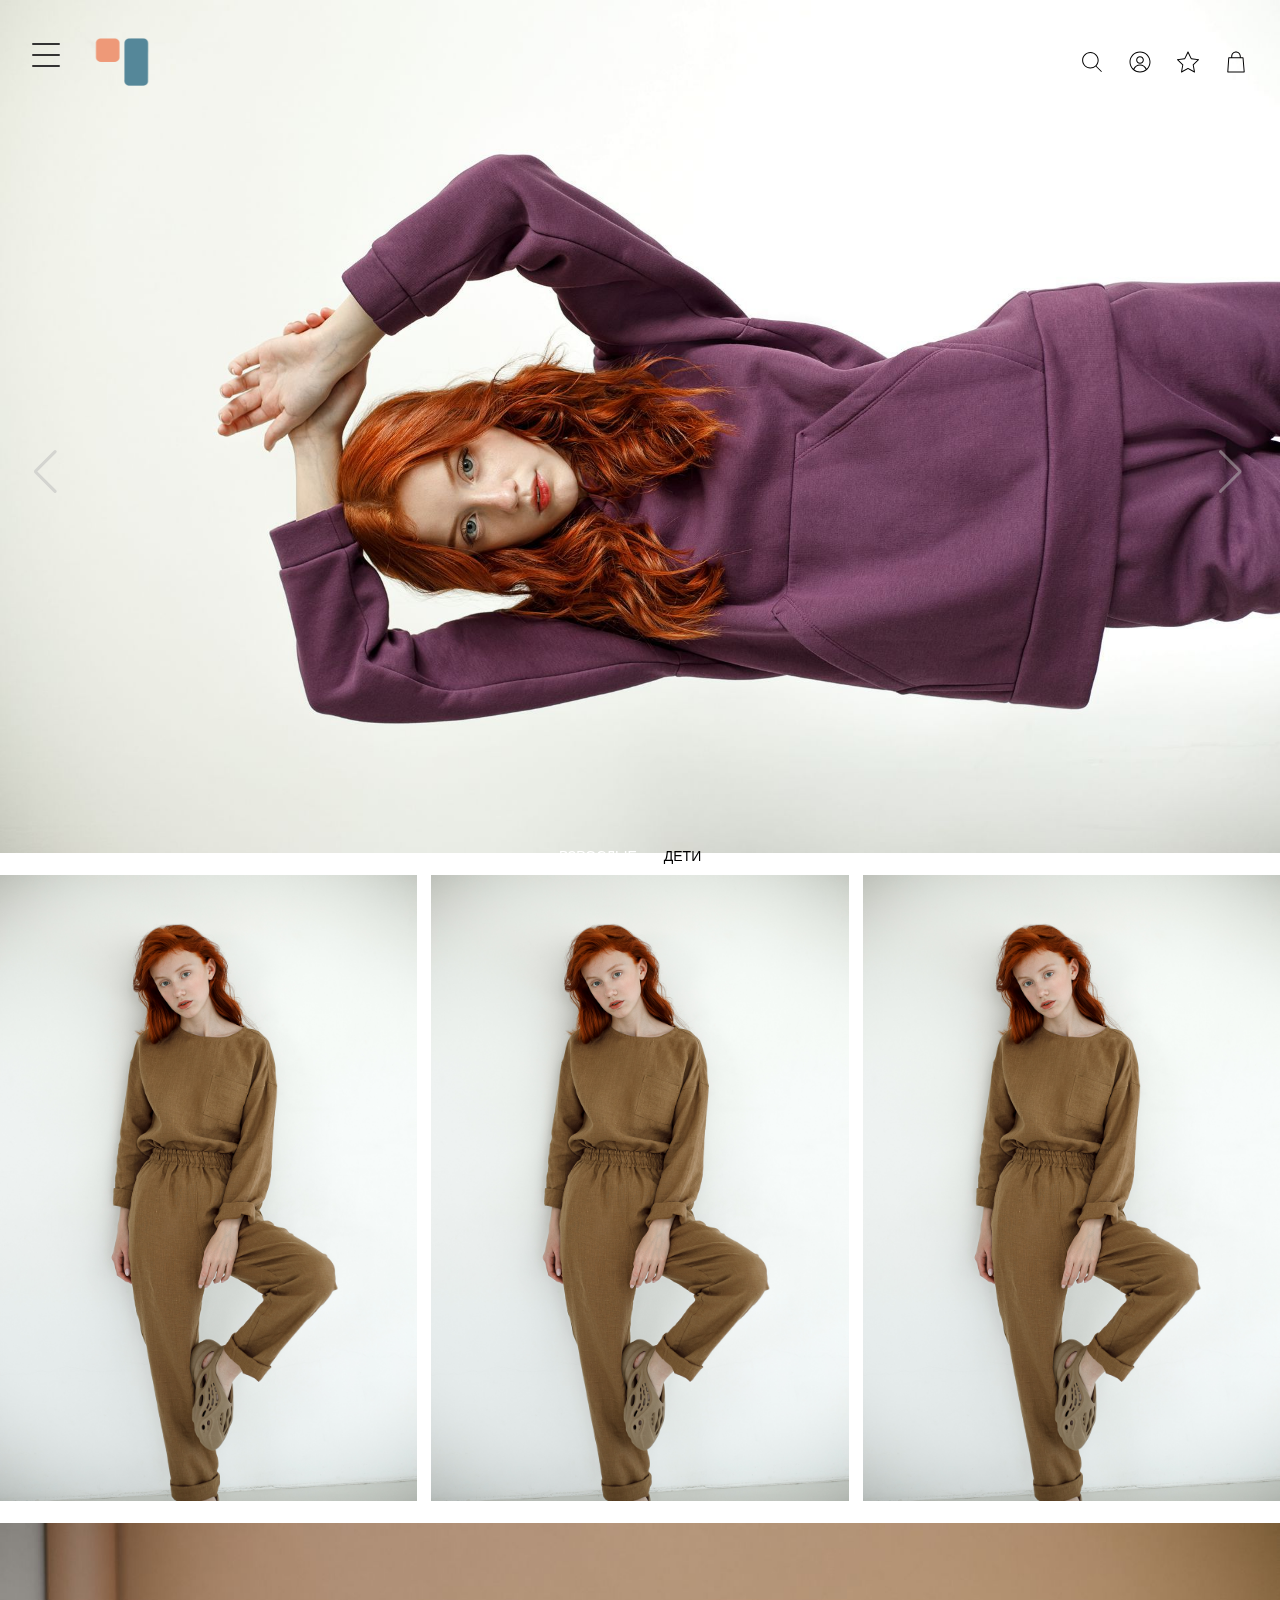
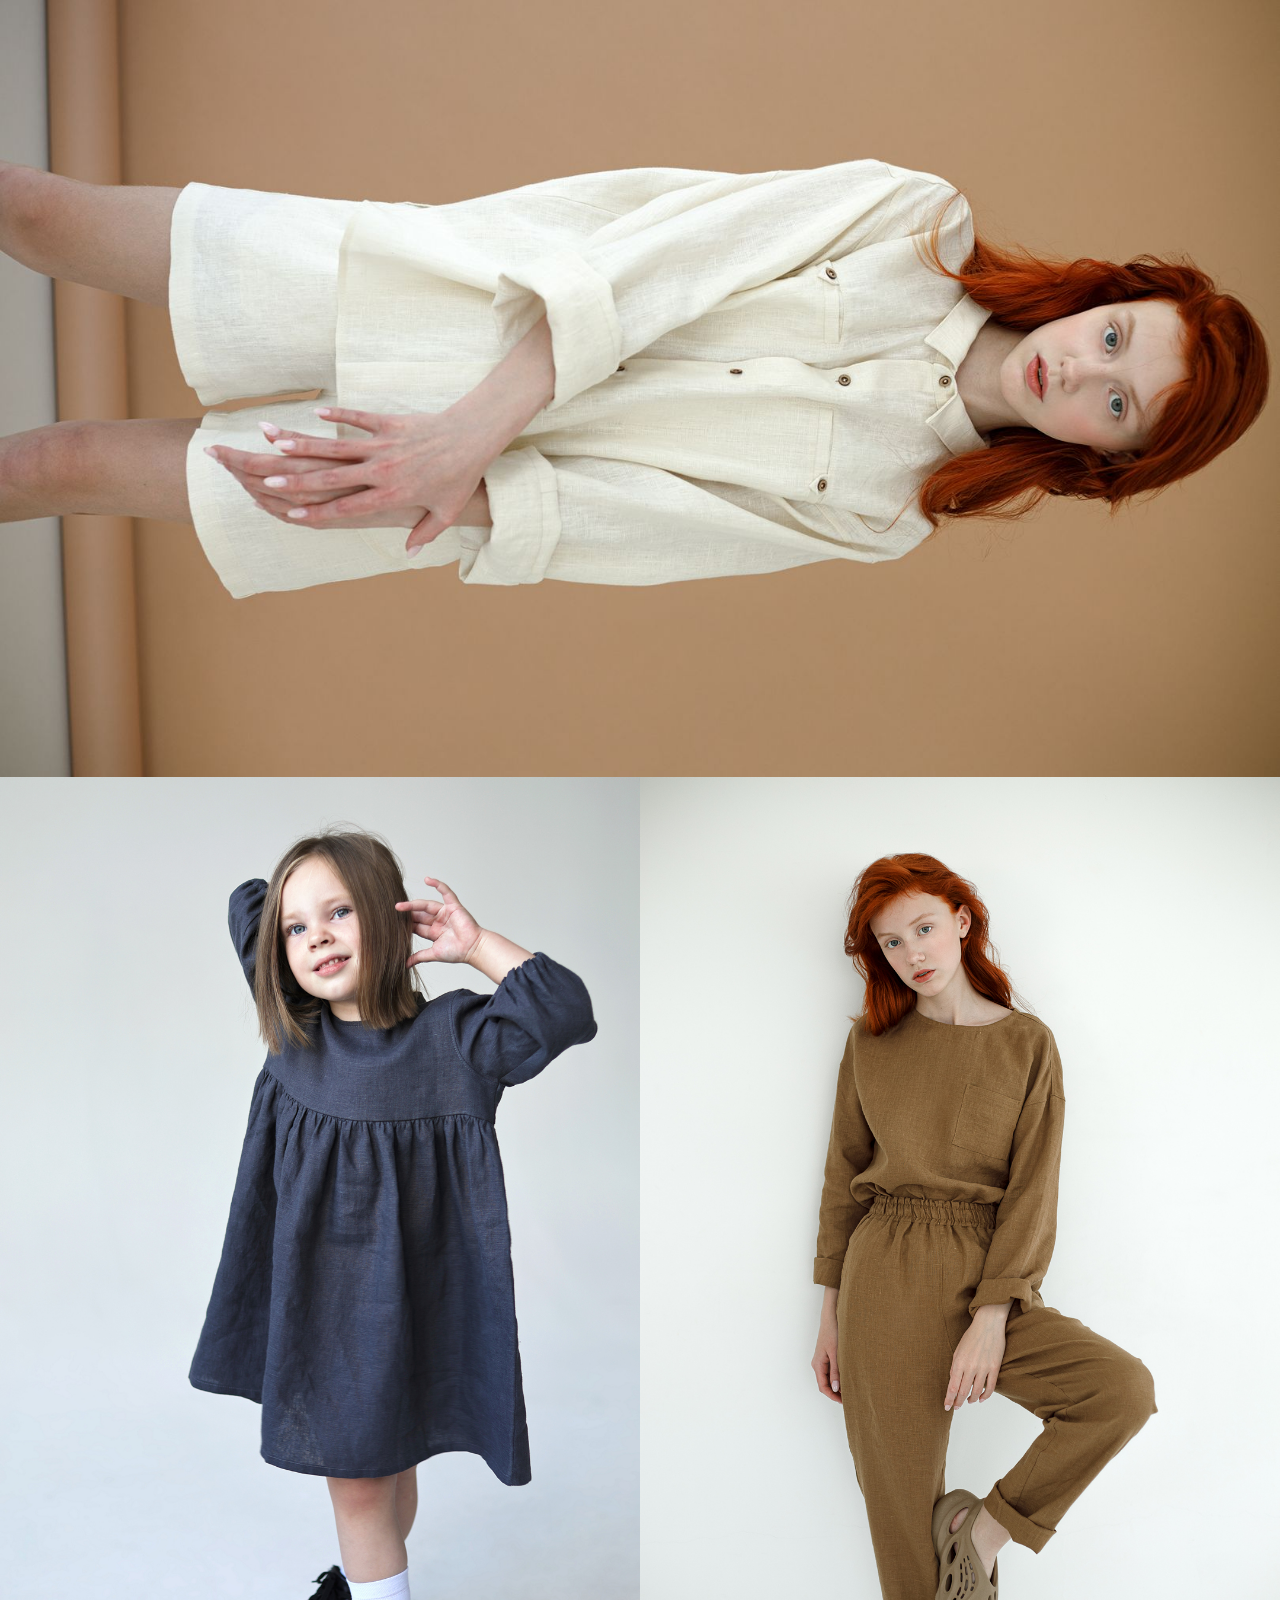
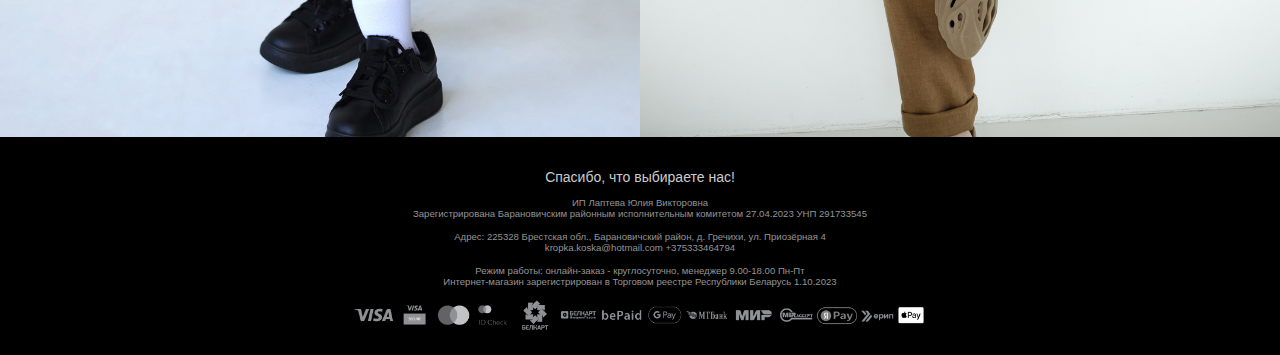
<file: index.html>
<!DOCTYPE html>
<html lang="en">

<head>
    <meta charset="UTF-8">
    <meta name="viewport" content="width=device-width, initial-scale=1.0">
    <link rel="preconnect" href="https://fonts.googleapis.com">
    <link rel="preconnect" href="https://fonts.gstatic.com" crossorigin>
    <link href="https://fonts.googleapis.com/css2?family=Poppins&display=swap" rel="stylesheet">
    <link rel="shortcut icon" href="./assets/images/logo.png" type="image/x-icon">
    <link rel="stylesheet" href="https://cdn.jsdelivr.net/npm/swiper@11/swiper-bundle.min.css" />
    <link rel="stylesheet" href="style.css">
    <title>KropkaKoska | Для больших и маленьких</title>
</head>

<body>
    <header>
        <div class="toollbar">
            <div class="left-part">
                <div class="burger-menu">
                    <input type="checkbox" id="burger-checkbox" class="burger-checkbox">
                    <label for="burger-checkbox" class="burger"></label>
                    <ul class="menu-list">
                        <li><a href="./index.html" class="menu-item">Главная</a></li>
                        <li><a href="./catalog.html" class="menu-item">Каталог</a></li>
                        <li><a href="./offer.html" class="menu-item">Публичная оферта</a></li>
                        <li><a href="./questions.html" class="menu-item">Ответы на вопросы</a></li>
                    </ul>
                </div>
                <div class="logo"><img src="./assets/images/logo-home.png" alt=""></div>
            </div>
            <div class="right-part">
                <div class="search"><img src="./assets/icons/search.svg" alt=""></div>
                <div class="customer"><img src="./assets/icons/customer.svg" alt=""></div>
                <div class="wish"><img src="./assets/icons/wish.svg" alt=""></div>
                <div class="cart"><img src="./assets/icons/cart.svg" alt=""></div>
            </div>
        </div>
    </header>
    <main>
        <div class="swiper mainSwiper">
            <div class="swiper-wrapper">
                <div class="swiper-slide"><a href="./product.html"><img src="./assets/images/ex-photo (1).jpg" alt="red"></a>
                    <div class="category">
                        <div><a href="./product.html"><img src="./assets/images/ex-photo (10).jpg" alt=""></a></div>
                        <div><a href="./product.html"><img src="./assets/images/ex-photo (10).jpg" alt=""></a></div>
                        <div><a href="./product.html"><img src="./assets/images/ex-photo (10).jpg" alt=""></a></div>
                    </div>
                   <a href="./product.html"><img src="./assets/images/ex-photo (20).jpg" alt="brown"></a>
                    <div class="category-2">
                        <div><a href="./product.html"><img src="./assets/images/ex-photo (7).jpg" alt=""></a></div>
                        <div><a href="./product.html"><img src="./assets/images/ex-photo (10).jpg" alt=""></a></div>
                    </div>
                </div>
                <div class="swiper-slide second-slide"><a href="./product.html"><img src="./assets/images/ex-photo (18).jpg" alt="green"></a>
                    <a href="./product.html"><img src="./assets/images/ex-photo (1).jpg" alt="brown"></a>
                    <div class="category-2">
                        <div><a href="./product.html"><img src="./assets/images/ex-photo (15).jpg" alt=""></a></div>
                        <div><a href="./product.html"><img src="./assets/images/ex-photo (17).jpg" alt=""></a></div>
                    </div>
                </div>
            </div>
            <div class="swiper-button-next swiper-btn"></div>
            <div class="swiper-button-prev swiper-btn"></div>
            <div class="swiper-pagination"></div>
        </div>
        
    </main>

    <footer>
        <div class="footer-container">
            <ul class="footer-list">
                <li class="footer-title">Спасибо, что выбираете нас!</li>
                <li class="list-item">ИП Лаптева Юлия Викторовна<br>
                    Зарегистрирована Барановичским районным исполнительным комитетом 27.04.2023 УНП 291733545</li>
                <li class="list-item">Адрес: 225328 Брестская обл., Барановичский район, д. Гречихи, ул. Приозёрная
                    4<br>
                    kropka.koska@hotmail.com +375333464794</li>
                <li class="list-item">Режим работы: онлайн-заказ - круглосуточно, менеджер 9.00-18.00 Пн-Пт<br>
                    Интернет-магазин зарегистрирован в Торговом реестре Республики Беларусь 1.10.2023</li>
                <li class="list-item erip"><img src="./assets/images/erip.png" alt=""></li>
            </ul>
        </div>
    </footer>
    <script src="https://cdn.jsdelivr.net/npm/swiper@11/swiper-bundle.min.js"></script>
    <script src="./index.js"></script>
</body>

</html>
</file>
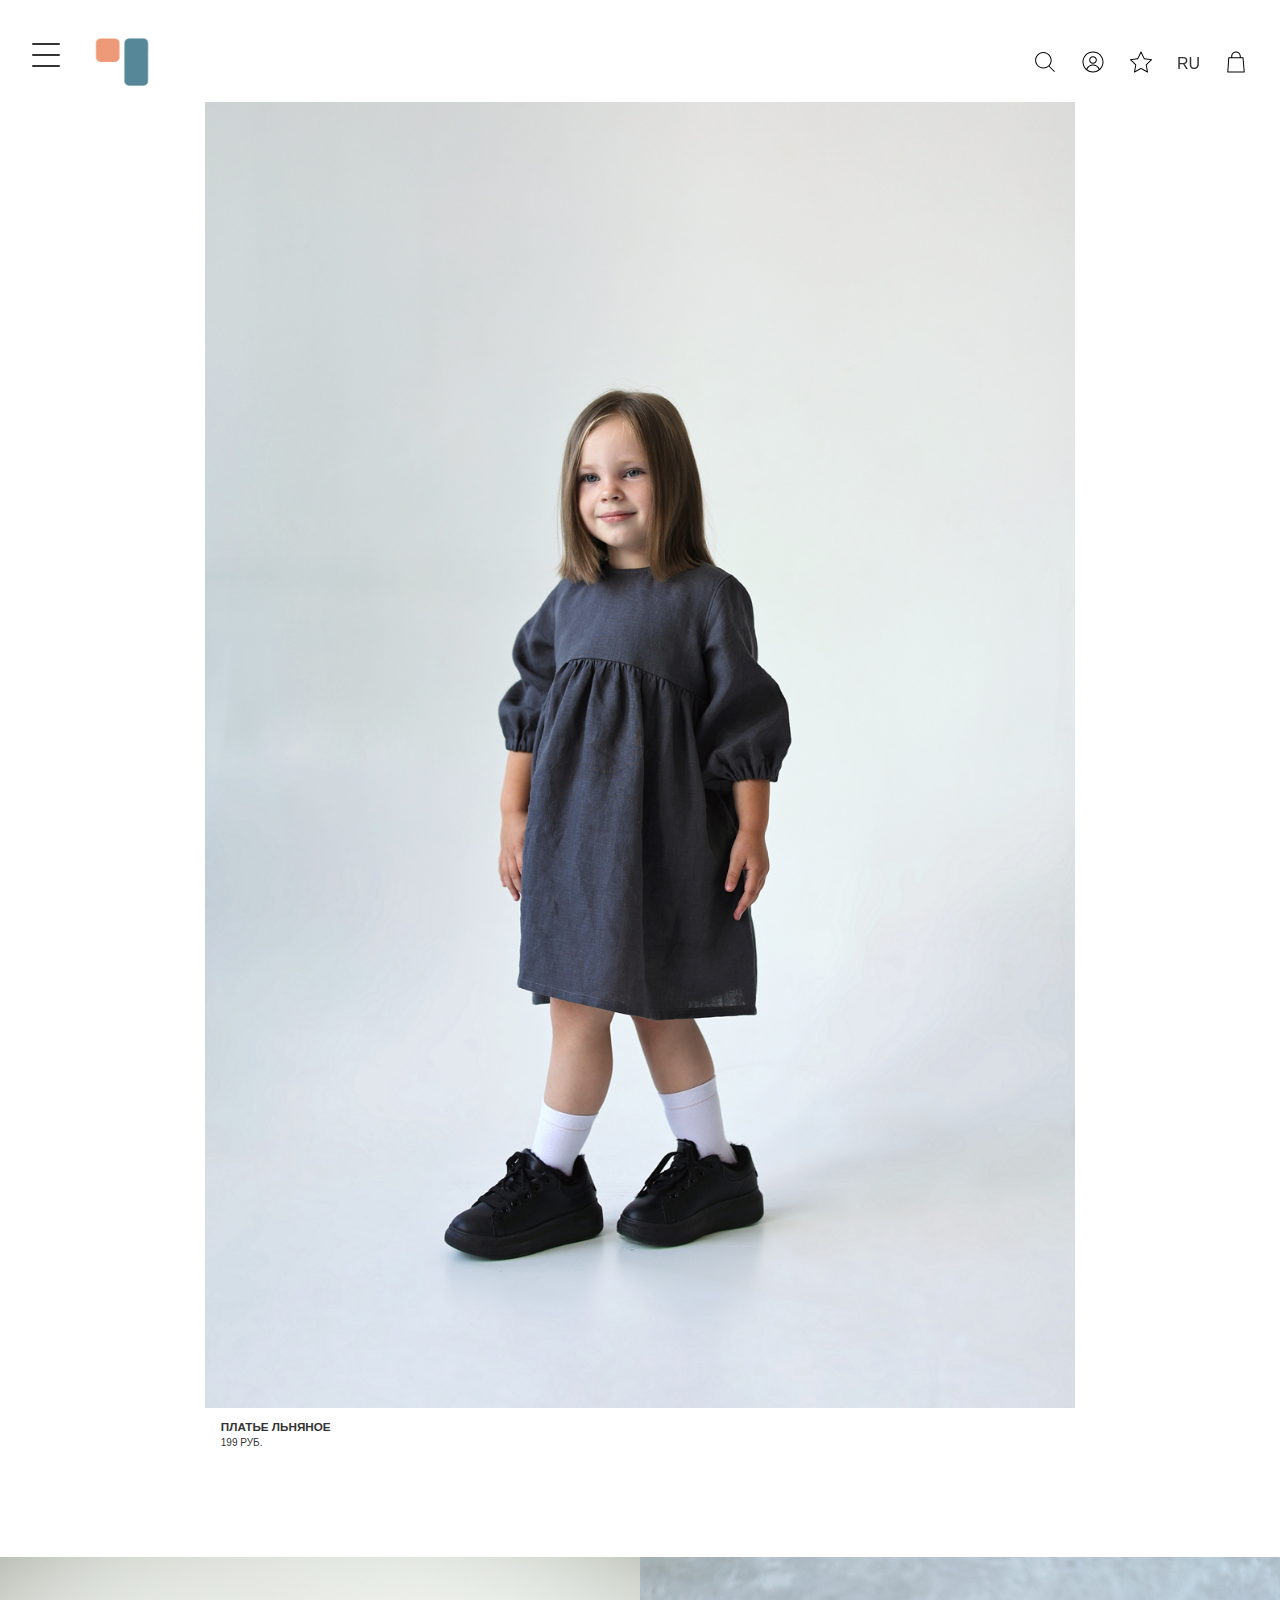
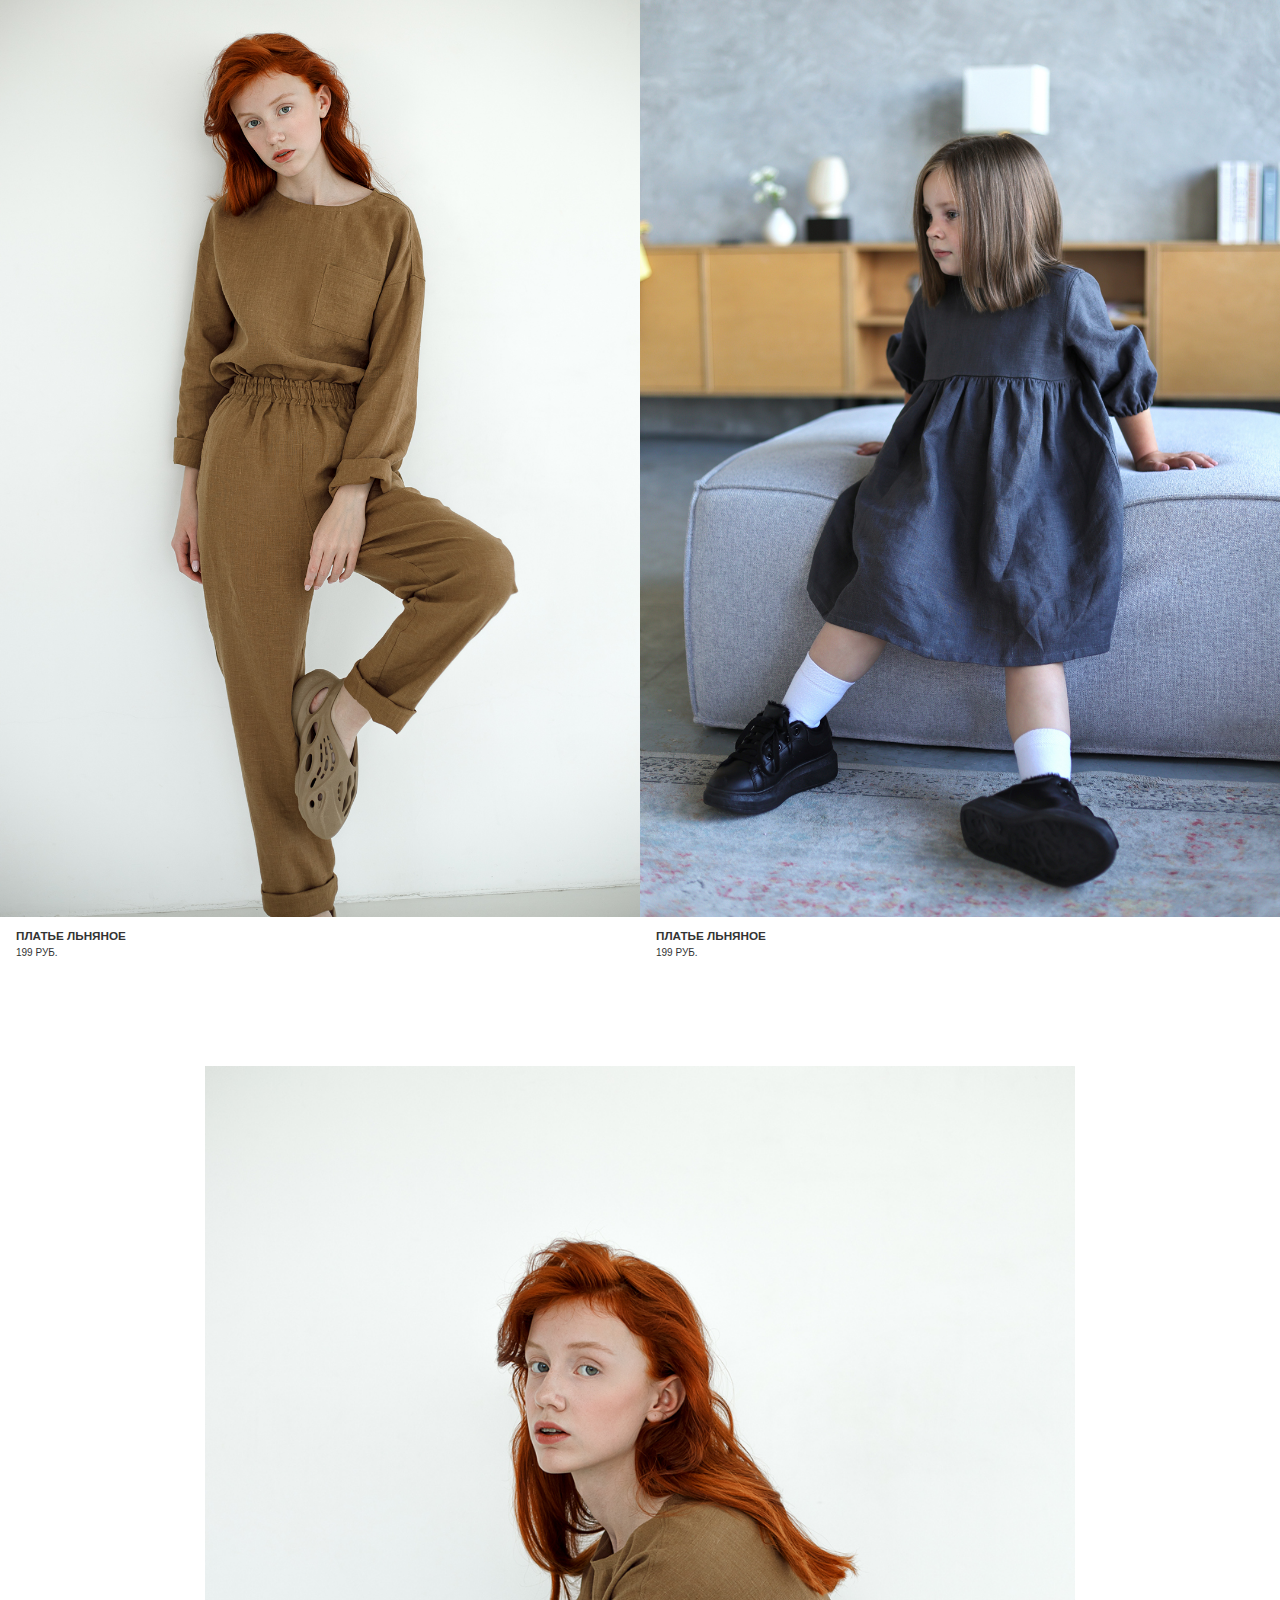
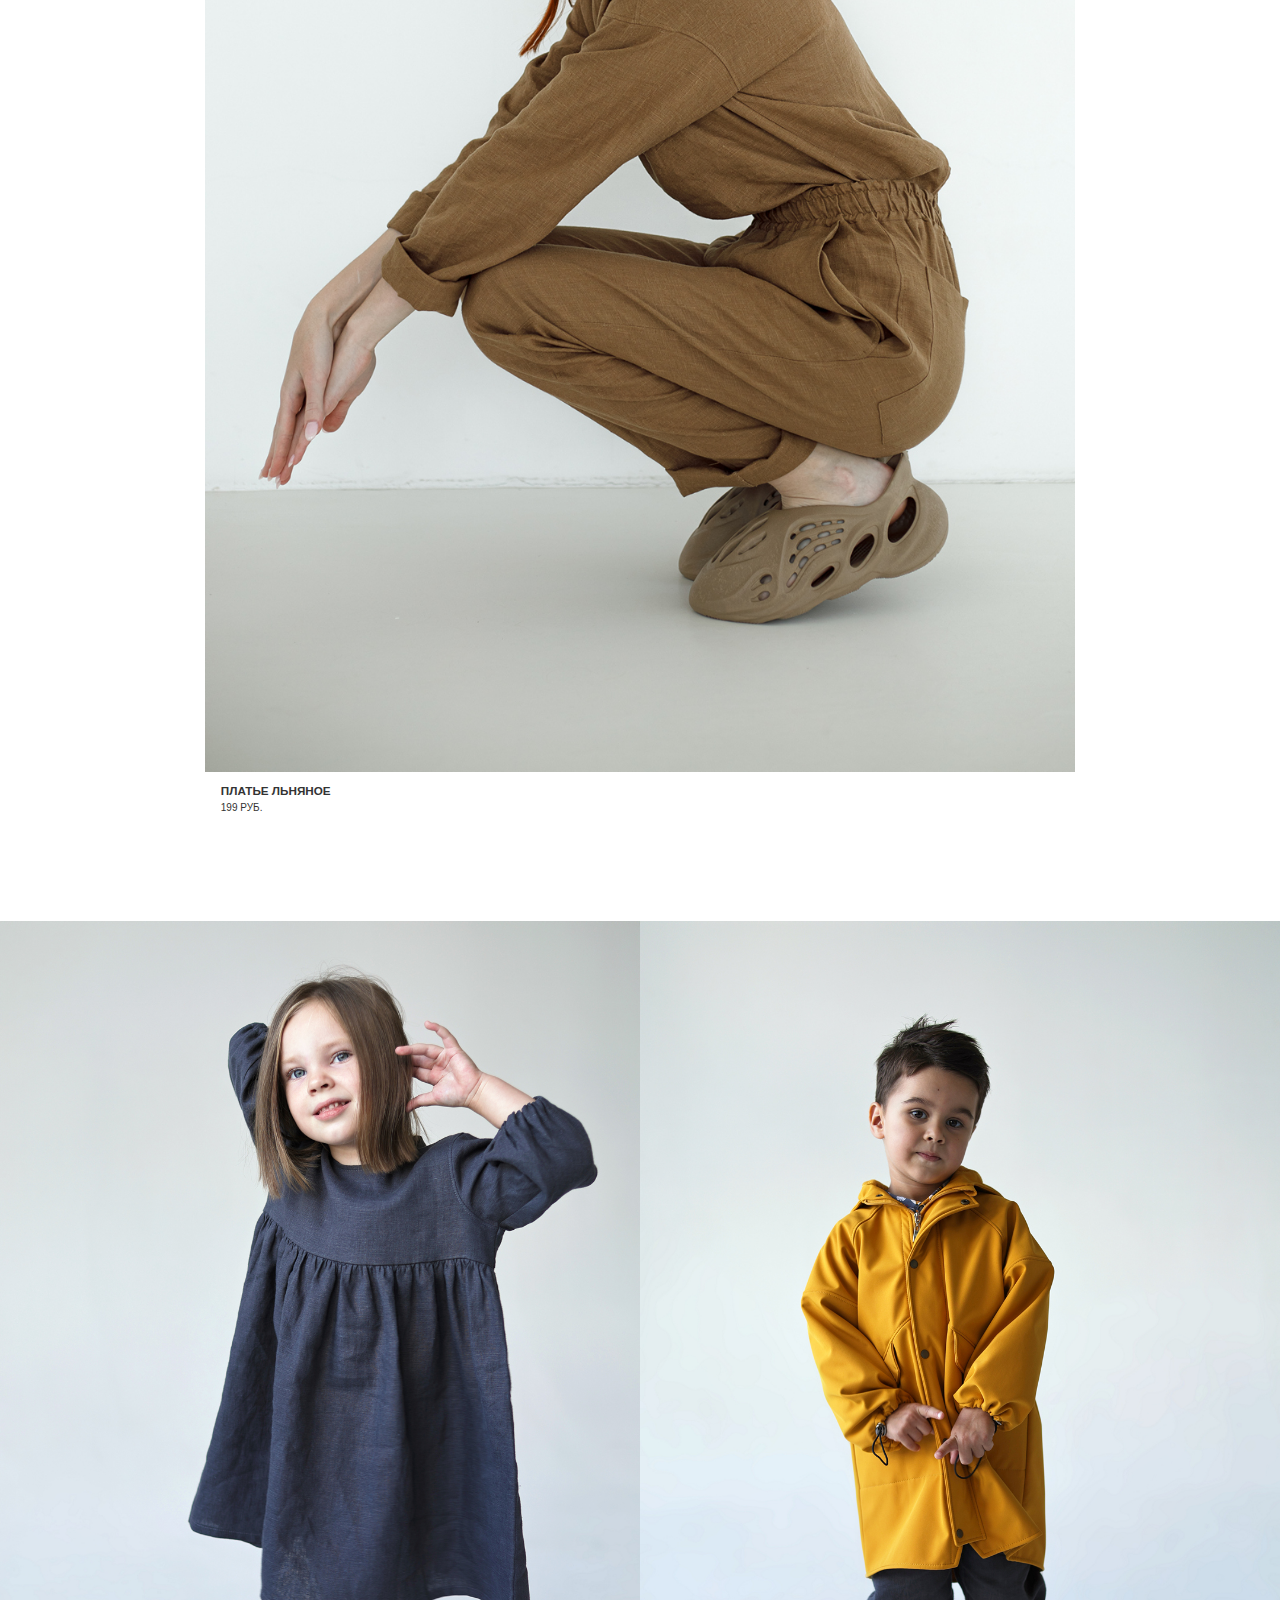
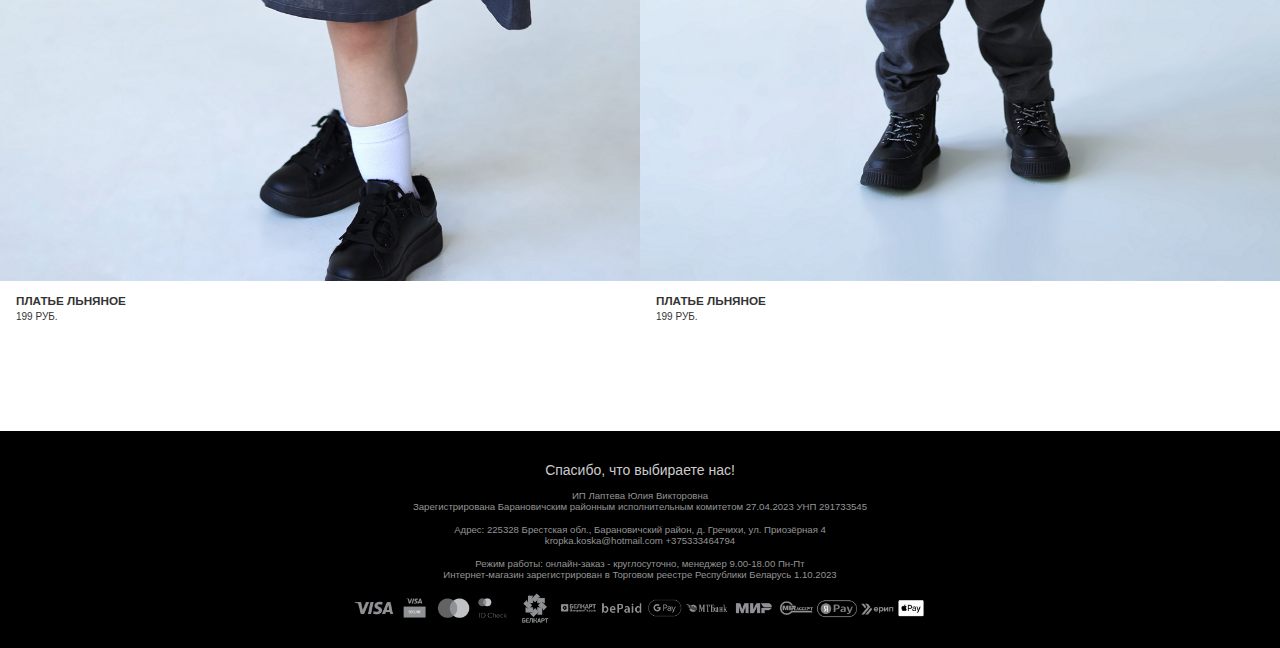
<file: catalog.html>
<!DOCTYPE html>
<html lang="en">

<head>
    <meta charset="UTF-8">
    <meta name="viewport" content="width=device-width, initial-scale=1.0">
    <link rel="preconnect" href="https://fonts.googleapis.com">
    <link rel="preconnect" href="https://fonts.gstatic.com" crossorigin>
    <link href="https://fonts.googleapis.com/css2?family=Poppins&display=swap" rel="stylesheet">
    <link rel="shortcut icon" href="./assets/images/logo.png" type="image/x-icon">
    <link rel="stylesheet" href="https://cdn.jsdelivr.net/npm/swiper@11/swiper-bundle.min.css" />
    <link rel="stylesheet" href="style.css">
    <title>KropkaKoska | Для больших и маленьких</title>
</head>

<body>
    <header>
        <div class="toollbar">
            <div class="left-part">
                <div class="burger-menu">
                    <input type="checkbox" id="burger-checkbox" class="burger-checkbox">
                    <label for="burger-checkbox" class="burger"></label>
                    <ul class="menu-list">
                        <li><a href="./index.html" class="menu-item">Главная</a></li>
                        <li><a href="./catalog.html" class="menu-item">Каталог</a></li>
                        <li><a href="./offer.html" class="menu-item">Публичная оферта</a></li>
                        <li><a href="./questions.html" class="menu-item">Ответы на вопросы</a></li>
                    </ul>
                </div>
                <div class="logo"><img src="./assets/images/logo-home.png" alt=""></div>
            </div>
            <div class="right-part">
                <div class="search"><img src="./assets/icons/search.svg" alt=""></div>
                <div class="customer"><img src="./assets/icons/customer.svg" alt=""></div>
                <div class="wish"><img src="./assets/icons/wish.svg" alt=""></div>
                <div class="lang">RU</div>
                <div class="cart"><img src="./assets/icons/cart.svg" alt=""></div>
            </div>
        </div>
    </header>
    <main>
        <div class="container-catalog">
            <div class="container-card-singl">
                <a href="./index.html" class="card-link">
                    <figure class="card">
                        <img src="./assets/images/ex-photo (9).jpg" class="pic-product" alt="Image of the product">
                        <figcaption class="card-description">
                            <h3 class="card-title">Платье льняное</h3>
                            <p class="card-price">199 руб.</p>
                        </figcaption>
                    </figure>
                </a>
            </div>
            <div class="container-card-dbl">
                <a href="./index.html" class="card-link">
                    <figure class="card">
                        <img src="./assets/images/ex-photo (10).jpg" class="pic-product" alt="Image of the product">
                        <figcaption class="card-description">
                            <h3 class="card-title">Платье льняное</h3>
                            <p class="card-price">199 руб.</p>
                        </figcaption>
                    </figure>
                </a>
                <a href="./index.html" class="card-link">
                    <figure class="card">
                        <img src="./assets/images/ex-photo (11).jpg" class="pic-product" alt="Image of the product">
                        <figcaption class="card-description">
                            <h3 class="card-title">Платье льняное</h3>
                            <p class="card-price">199 руб.</p>
                        </figcaption>
                    </figure>
                </a>
            </div>
                        <div class="container-card-singl">
                <a href="./index.html" class="card-link">
                    <figure class="card">
                        <img src="./assets/images/ex-photo (12).jpg" class="pic-product" alt="Image of the product">
                        <figcaption class="card-description">
                            <h3 class="card-title">Платье льняное</h3>
                            <p class="card-price">199 руб.</p>
                        </figcaption>
                    </figure>
                </a>
            </div>
            <div class="container-card-dbl">
                <a href="./index.html" class="card-link">
                    <figure class="card">
                        <img src="./assets/images/ex-photo (7).jpg" class="pic-product" alt="Image of the product">
                        <figcaption class="card-description">
                            <h3 class="card-title">Платье льняное</h3>
                            <p class="card-price">199 руб.</p>
                        </figcaption>
                    </figure>
                </a>
                <a href="./index.html" class="card-link">
                    <figure class="card">
                        <img src="./assets/images/ex-photo (15).jpg" class="pic-product" alt="Image of the product">
                        <figcaption class="card-description">
                            <h3 class="card-title">Платье льняное</h3>
                            <p class="card-price">199 руб.</p>
                        </figcaption>
                    </figure>
                </a>
            </div>
        </div>
    </main>

    <footer>
        <div class="footer-container">
            <ul class="footer-list">
                <li class="footer-title">Спасибо, что выбираете нас!</li>
                <li class="list-item">ИП Лаптева Юлия Викторовна<br>
                    Зарегистрирована Барановичским районным исполнительным комитетом 27.04.2023 УНП 291733545</li>
                <li class="list-item">Адрес: 225328 Брестская обл., Барановичский район, д. Гречихи, ул. Приозёрная
                    4<br>
                    kropka.koska@hotmail.com +375333464794</li>
                <li class="list-item">Режим работы: онлайн-заказ - круглосуточно, менеджер 9.00-18.00 Пн-Пт<br>
                    Интернет-магазин зарегистрирован в Торговом реестре Республики Беларусь 1.10.2023</li>
                <li class="list-item erip"><img src="./assets/images/erip.png" alt=""></li>
            </ul>
        </div>
    </footer>
    <script src="https://cdn.jsdelivr.net/npm/swiper@11/swiper-bundle.min.js"></script>
    <script src="./index.js"></script>
</body>

</html>
</file>
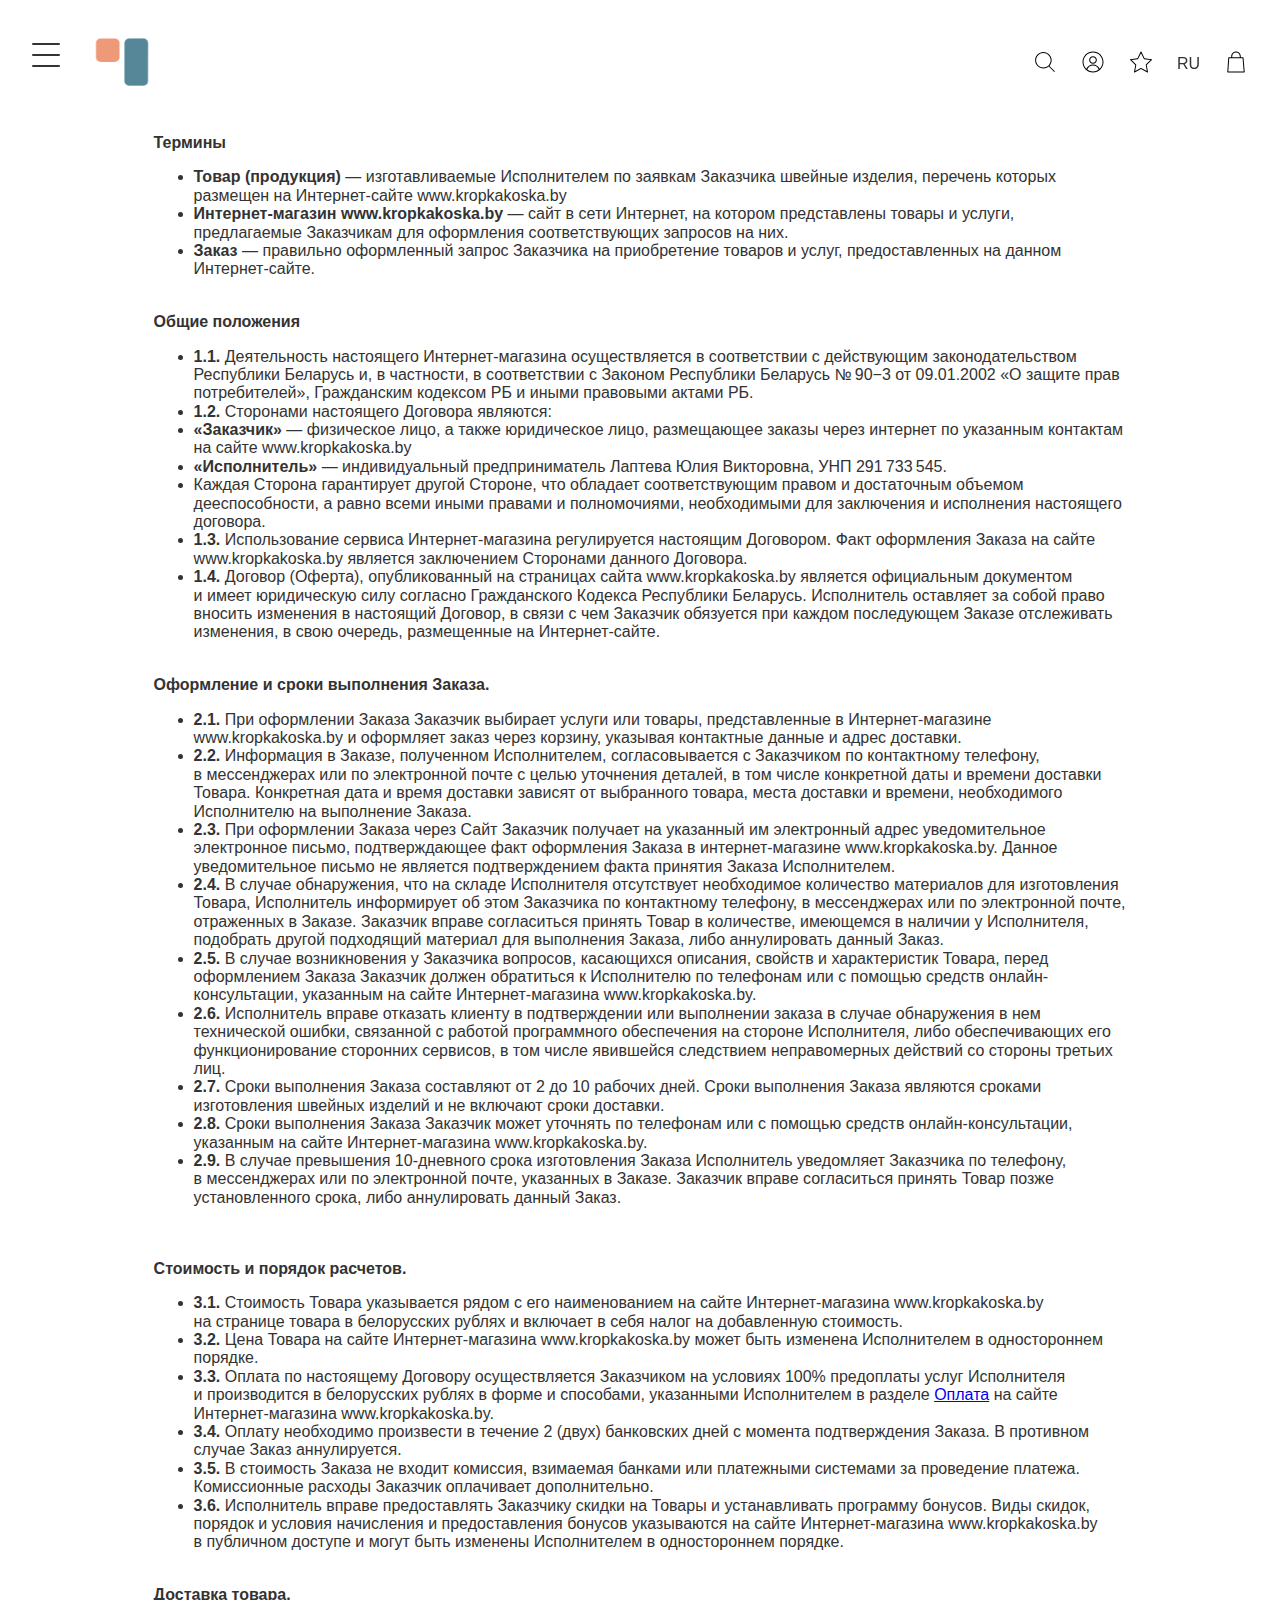
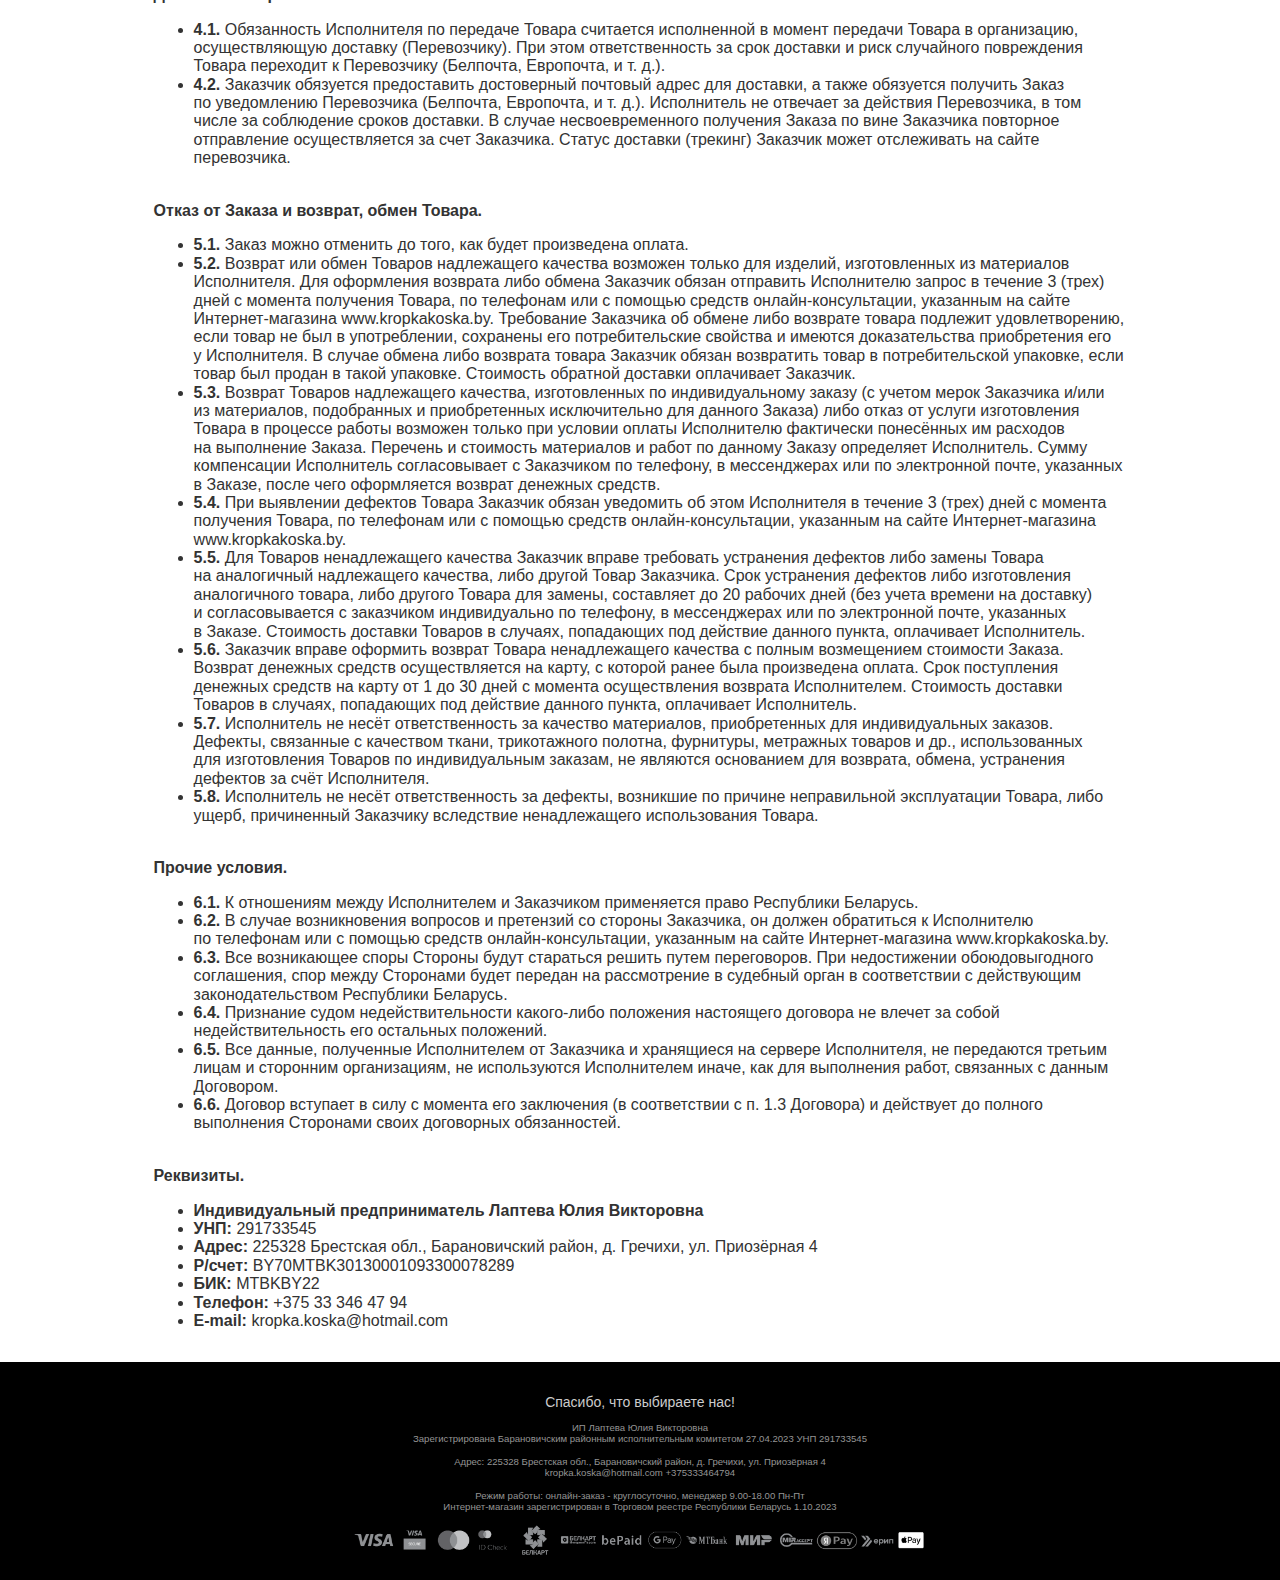
<file: offer.html>
<!DOCTYPE html>
<html lang="en">

<head>
    <meta charset="UTF-8">
    <meta name="viewport" content="width=device-width, initial-scale=1.0">
    <link rel="preconnect" href="https://fonts.googleapis.com">
    <link rel="preconnect" href="https://fonts.gstatic.com" crossorigin>
    <link href="https://fonts.googleapis.com/css2?family=Poppins&display=swap" rel="stylesheet">
    <link rel="shortcut icon" href="./assets/images/logo.png" type="image/x-icon">
    <link rel="stylesheet" href="https://cdn.jsdelivr.net/npm/swiper@11/swiper-bundle.min.css">
    <link rel="stylesheet" href="style.css">
    <title>KropkaKoska | Для больших и маленьких</title>
</head>

<body>
    <header>
        <div class="toollbar">
            <div class="left-part">
                <div class="burger-menu">
                    <input type="checkbox" id="burger-checkbox" class="burger-checkbox">
                    <label for="burger-checkbox" class="burger"></label>
                    <ul class="menu-list">
                        <li><a href="./index.html" class="menu-item">Главная</a></li>
                        <li><a href="./catalog.html" class="menu-item">Каталог</a></li>
                        <li><a href="./offer.html" class="menu-item">Публичная оферта</a></li>
                        <li><a href="./questions.html" class="menu-item">Ответы на вопросы</a></li>
                    </ul>
                </div>
                <div class="logo"><img src="./assets/images/logo-home.png" alt=""></div>
            </div>
            <div class="right-part">
                <div class="search"><img src="./assets/icons/search.svg" alt=""></div>
                <div class="customer"><img src="./assets/icons/customer.svg" alt=""></div>
                <div class="wish"><img src="./assets/icons/wish.svg" alt=""></div>
                <div class="lang">RU</div>
                <div class="cart"><img src="./assets/icons/cart.svg" alt=""></div>
            </div>
        </div>
    </header>
    <main>
        <div class="offer-container ">
            <div class="offer"><strong>Термины</strong><br>
                <ul>
                    <li><strong>Товар (продукция) </strong>—&nbsp;изготавливаемые Исполнителем по&nbsp;заявкам
                        Заказчика швейные изделия, перечень которых размещен на&nbsp;Интернет-сайте
                        www.kropkakoska.by</li>
                    <li><strong>Интернет-магазин www.kropkakoska.by</strong>&nbsp;— сайт в&nbsp;сети Интернет,
                        на&nbsp;котором представлены товары и&nbsp;услуги, предлагаемые Заказчикам
                        для&nbsp;оформления соответствующих запросов на&nbsp;них.</li>
                    <li><strong>Заказ </strong>—&nbsp;правильно оформленный запрос Заказчика на&nbsp;приобретение
                        товаров и&nbsp;услуг, предоставленных на&nbsp;данном Интернет-сайте.</li>
                </ul><br><strong>Общие положения</strong><br>
                <ul>
                    <li><strong>1.1. </strong>Деятельность настоящего Интернет-магазина осуществляется
                        в&nbsp;соответствии с&nbsp;действующим законодательством Республики Беларусь и,
                        в&nbsp;частности, в&nbsp;соответствии с&nbsp;Законом Республики Беларусь № 90−3
                        от&nbsp;09.01.2002 «О&nbsp;защите прав потребителей», Гражданским кодексом&nbsp;РБ
                        и&nbsp;иными правовыми актами&nbsp;РБ.</li>
                    <li><strong>1.2. </strong>Сторонами настоящего Договора являются:</li>
                    <li><strong>«Заказчик» </strong>—&nbsp;физическое лицо, а&nbsp;также юридическое лицо,
                        размещающее заказы через интернет по&nbsp;указанным контактам на&nbsp;сайте
                        www.kropkakoska.by</li>
                    <li><strong> «Исполнитель» </strong>—&nbsp;индивидуальный предприниматель Лаптева Юлия
                        Викторовна, УНП 291 733 545.</li>
                    <li>Каждая Сторона гарантирует другой Стороне, что обладает соответствующим правом
                        и&nbsp;достаточным объемом дееспособности, а&nbsp;равно всеми иными правами
                        и&nbsp;полномочиями, необходимыми для&nbsp;заключения и&nbsp;исполнения настоящего договора.
                    </li>
                    <li><strong>1.3. </strong>Использование сервиса Интернет-магазина регулируется настоящим
                        Договором. Факт оформления Заказа на&nbsp;сайте www.kropkakoska.by является заключением
                        Сторонами данного Договора.</li>
                    <li><strong>1.4. </strong>Договор (Оферта), опубликованный на&nbsp;страницах сайта
                        www.kropkakoska.by является официальным документом и&nbsp;имеет юридическую силу согласно
                        Гражданского Кодекса Республики Беларусь. Исполнитель оставляет за&nbsp;собой право вносить
                        изменения в&nbsp;настоящий Договор, в&nbsp;связи с&nbsp;чем Заказчик обязуется при каждом
                        последующем Заказе отслеживать изменения, в&nbsp;свою очередь, размещенные
                        на&nbsp;Интернет-сайте.</li>
                </ul><br><strong>Оформление и&nbsp;сроки выполнения Заказа.</strong><br>
                <ul>
                    <li><strong>2.1.</strong> При оформлении Заказа Заказчик выбирает услуги или товары,
                        представленные в&nbsp;Интернет-магазине www.kropkakoska.by и&nbsp;оформляет заказ через
                        корзину, указывая контактные данные и&nbsp;адрес доставки.</li>
                    <li><strong>2.2.</strong> Информация в&nbsp;Заказе, полученном Исполнителем, согласовывается
                        с&nbsp;Заказчиком по&nbsp;контактному телефону, в&nbsp;мессенджерах или по&nbsp;электронной
                        почте с&nbsp;целью уточнения деталей, в&nbsp;том числе конкретной даты и&nbsp;времени
                        доставки Товара. Конкретная дата и&nbsp;время доставки зависят от&nbsp;выбранного товара,
                        места доставки и&nbsp;времени, необходимого Исполнителю на&nbsp;выполнение Заказа.</li>
                    <li><strong>2.3.</strong> При оформлении Заказа через Сайт Заказчик получает на&nbsp;указанный
                        им&nbsp;электронный адрес уведомительное электронное письмо, подтверждающее факт оформления
                        Заказа в&nbsp;интернет-магазине www.kropkakoska.by. Данное уведомительное письмо
                        не&nbsp;является подтверждением факта принятия Заказа Исполнителем.</li>
                    <li><strong>2.4.</strong> В&nbsp;случае обнаружения, что на&nbsp;складе Исполнителя отсутствует
                        необходимое количество материалов для&nbsp;изготовления Товара, Исполнитель информирует
                        об&nbsp;этом Заказчика по&nbsp;контактному телефону, в&nbsp;мессенджерах или
                        по&nbsp;электронной почте, отраженных в&nbsp;Заказе. Заказчик вправе согласиться принять
                        Товар в&nbsp;количестве, имеющемся в&nbsp;наличии у&nbsp;Исполнителя, подобрать другой
                        подходящий материал для&nbsp;выполнения Заказа, либо аннулировать данный Заказ.</li>
                    <li><strong>2.5.</strong> В&nbsp;случае возникновения у&nbsp;Заказчика вопросов, касающихся
                        описания, свойств и&nbsp;характеристик Товара, перед оформлением Заказа Заказчик должен
                        обратиться к&nbsp;Исполнителю по&nbsp;телефонам или с&nbsp;помощью средств
                        онлайн-консультации, указанным на&nbsp;сайте Интернет-магазина www.kropkakoska.by.</li>
                    <li><strong>2.6.</strong> Исполнитель вправе отказать клиенту в&nbsp;подтверждении или
                        выполнении заказа в&nbsp;случае обнаружения в&nbsp;нем технической ошибки, связанной
                        с&nbsp;работой программного обеспечения на&nbsp;стороне Исполнителя, либо обеспечивающих его
                        функционирование сторонних сервисов, в&nbsp;том числе явившейся следствием неправомерных
                        действий со&nbsp;стороны третьих лиц.</li>
                    <li><strong>2.7.</strong> Сроки выполнения Заказа составляют от&nbsp;2 до&nbsp;10 рабочих дней.
                        Сроки выполнения Заказа являются сроками изготовления швейных изделий
                        и&nbsp;не&nbsp;включают сроки доставки.</li>
                    <li><strong>2.8.</strong> Сроки выполнения Заказа Заказчик может уточнять по&nbsp;телефонам или
                        с&nbsp;помощью средств онлайн-консультации, указанным на&nbsp;сайте Интернет-магазина
                        www.kropkakoska.by.</li>
                    <li><strong>2.9. </strong>В&nbsp;случае превышения 10-дневного срока изготовления Заказа
                        Исполнитель уведомляет Заказчика по&nbsp;телефону, в&nbsp;мессенджерах или
                        по&nbsp;электронной почте, указанных в&nbsp;Заказе. Заказчик вправе согласиться принять
                        Товар позже установленного срока, либо аннулировать данный Заказ.</li>
                </ul><br><strong> </strong><br><strong>Стоимость и&nbsp;порядок расчетов.</strong><br>
                <ul>
                    <li><strong>3.1.</strong> Стоимость Товара указывается рядом с&nbsp;его наименованием
                        на&nbsp;сайте Интернет-магазина www.kropkakoska.by на&nbsp;странице товара
                        в&nbsp;белорусских рублях и&nbsp;включает в&nbsp;себя налог на&nbsp;добавленную стоимость.
                    </li>
                    <li><strong>3.2.</strong> Цена Товара на&nbsp;сайте Интернет-магазина www.kropkakoska.by может
                        быть изменена Исполнителем в&nbsp;одностороннем порядке.</li>
                    <li><strong>3.3.</strong> Оплата по&nbsp;настоящему Договору осуществляется Заказчиком
                        на&nbsp;условиях 100% предоплаты услуг Исполнителя и&nbsp;производится в&nbsp;белорусских
                        рублях в&nbsp;форме и&nbsp;способами, указанными Исполнителем в&nbsp;разделе <a
                            href="#!">Оплата</a> на&nbsp;сайте Интернет-магазина
                        www.kropkakoska.by.</li>
                    <li><strong>3.4.</strong> Оплату необходимо произвести в&nbsp;течение 2 (двух) банковских дней
                        с&nbsp;момента подтверждения Заказа. В&nbsp;противном случае Заказ аннулируется.</li>
                    <li><strong>3.5.</strong> В&nbsp;стоимость Заказа не&nbsp;входит комиссия, взимаемая банками или
                        платежными системами за&nbsp;проведение платежа. Комиссионные расходы Заказчик оплачивает
                        дополнительно.</li>
                    <li><strong>3.6.</strong> Исполнитель вправе предоставлять Заказчику скидки на&nbsp;Товары
                        и&nbsp;устанавливать программу бонусов. Виды скидок, порядок и&nbsp;условия начисления
                        и&nbsp;предоставления бонусов указываются на&nbsp;сайте Интернет-магазина www.kropkakoska.by
                        в&nbsp;публичном доступе и&nbsp;могут быть изменены Исполнителем в&nbsp;одностороннем
                        порядке.</li>
                </ul><br><strong>Доставка товара.</strong><br>
                <ul>
                    <li><strong>4.1.</strong> Обязанность Исполнителя по&nbsp;передаче Товара считается исполненной
                        в&nbsp;момент передачи Товара в&nbsp;организацию, осуществляющую доставку (Перевозчику). При
                        этом ответственность за&nbsp;срок доставки и&nbsp;риск случайного повреждения Товара
                        переходит к&nbsp;Перевозчику (Белпочта, Европочта, и&nbsp;т.&nbsp;д.).</li>
                    <li><strong>4.2.</strong> Заказчик обязуется предоставить достоверный почтовый адрес
                        для&nbsp;доставки, а&nbsp;также обязуется получить Заказ по&nbsp;уведомлению Перевозчика
                        (Белпочта, Европочта, и&nbsp;т.&nbsp;д.). Исполнитель не&nbsp;отвечает за&nbsp;действия
                        Перевозчика, в&nbsp;том числе за&nbsp;соблюдение сроков доставки. В&nbsp;случае
                        несвоевременного получения Заказа по&nbsp;вине Заказчика повторное отправление
                        осуществляется за&nbsp;счет Заказчика. Статус доставки (трекинг) Заказчик может отслеживать
                        на&nbsp;сайте перевозчика.</li>
                </ul><br><strong>Отказ от&nbsp;Заказа и&nbsp;возврат, обмен Товара.</strong><br>
                <ul>
                    <li><strong>5.1.</strong> Заказ можно отменить до&nbsp;того, как будет произведена оплата.</li>
                    <li><strong>5.2.</strong> Возврат или обмен Товаров надлежащего качества возможен только
                        для&nbsp;изделий, изготовленных из&nbsp;материалов Исполнителя. Для&nbsp;оформления возврата
                        либо обмена Заказчик обязан отправить Исполнителю запрос в&nbsp;течение 3 (трех) дней
                        с&nbsp;момента получения Товара, по&nbsp;телефонам или с&nbsp;помощью средств
                        онлайн-консультации, указанным на&nbsp;сайте Интернет-магазина www.kropkakoska.by.
                        Требование Заказчика об&nbsp;обмене либо возврате товара подлежит удовлетворению, если товар
                        не&nbsp;был в&nbsp;употреблении, сохранены его потребительские свойства и&nbsp;имеются
                        доказательства приобретения его у&nbsp;Исполнителя. В&nbsp;случае обмена либо возврата
                        товара Заказчик обязан возвратить товар в&nbsp;потребительской упаковке, если товар был
                        продан в&nbsp;такой упаковке. Стоимость обратной доставки оплачивает Заказчик.</li>
                    <li><strong>5.3.</strong> Возврат Товаров надлежащего качества, изготовленных
                        по&nbsp;индивидуальному заказу (с&nbsp;учетом мерок Заказчика и/или из&nbsp;материалов,
                        подобранных и&nbsp;приобретенных исключительно для&nbsp;данного Заказа) либо отказ
                        от&nbsp;услуги изготовления Товара в&nbsp;процессе работы возможен только при условии оплаты
                        Исполнителю фактически понесённых им&nbsp;расходов на&nbsp;выполнение Заказа. Перечень
                        и&nbsp;стоимость материалов и&nbsp;работ по&nbsp;данному Заказу определяет Исполнитель.
                        Сумму компенсации Исполнитель согласовывает с&nbsp;Заказчиком по&nbsp;телефону,
                        в&nbsp;мессенджерах или по&nbsp;электронной почте, указанных в&nbsp;Заказе, после чего
                        оформляется возврат денежных средств.</li>
                    <li><strong>5.4.</strong> При выявлении дефектов Товара Заказчик обязан уведомить об&nbsp;этом
                        Исполнителя в&nbsp;течение 3 (трех) дней с&nbsp;момента получения Товара, по&nbsp;телефонам
                        или с&nbsp;помощью средств онлайн-консультации, указанным на&nbsp;сайте Интернет-магазина
                        www.kropkakoska.by.</li>
                    <li><strong>5.5.</strong> Для&nbsp;Товаров ненадлежащего качества Заказчик вправе требовать
                        устранения дефектов либо замены Товара на&nbsp;аналогичный надлежащего качества, либо другой
                        Товар Заказчика. Срок устранения дефектов либо изготовления аналогичного товара, либо
                        другого Товара для&nbsp;замены, составляет до&nbsp;20 рабочих дней (без учета времени
                        на&nbsp;доставку) и&nbsp;согласовывается с&nbsp;заказчиком индивидуально по&nbsp;телефону,
                        в&nbsp;мессенджерах или по&nbsp;электронной почте, указанных в&nbsp;Заказе. Стоимость
                        доставки Товаров в&nbsp;случаях, попадающих под действие данного пункта, оплачивает
                        Исполнитель.</li>
                    <li><strong>5.6.</strong> Заказчик вправе оформить возврат Товара ненадлежащего качества
                        с&nbsp;полным возмещением стоимости Заказа. Возврат денежных средств осуществляется
                        на&nbsp;карту, с&nbsp;которой ранее была произведена оплата. Срок поступления денежных
                        средств на&nbsp;карту от&nbsp;1 до&nbsp;30 дней с&nbsp;момента осуществления возврата
                        Исполнителем. Стоимость доставки Товаров в&nbsp;случаях, попадающих под действие данного
                        пункта, оплачивает Исполнитель.</li>
                    <li><strong>5.7.</strong> Исполнитель не&nbsp;несёт ответственность за&nbsp;качество материалов,
                        приобретенных для&nbsp;индивидуальных заказов. Дефекты, связанные с&nbsp;качеством ткани,
                        трикотажного полотна, фурнитуры, метражных товаров и&nbsp;др., использованных
                        для&nbsp;изготовления Товаров по&nbsp;индивидуальным заказам, не&nbsp;являются основанием
                        для&nbsp;возврата, обмена, устранения дефектов за&nbsp;счёт Исполнителя.</li>
                    <li><strong>5.8.</strong> Исполнитель не&nbsp;несёт ответственность за&nbsp;дефекты, возникшие
                        по&nbsp;причине неправильной эксплуатации Товара, либо ущерб, причиненный Заказчику
                        вследствие ненадлежащего использования Товара.</li>
                </ul><br><strong>Прочие условия.</strong><br>
                <ul>
                    <li><strong>6.1.</strong> К&nbsp;отношениям между Исполнителем и&nbsp;Заказчиком применяется
                        право Республики Беларусь.</li>
                    <li><strong>6.2.</strong> В&nbsp;случае возникновения вопросов и&nbsp;претензий со&nbsp;стороны
                        Заказчика, он&nbsp;должен обратиться к&nbsp;Исполнителю по&nbsp;телефонам или с&nbsp;помощью
                        средств онлайн-консультации, указанным на&nbsp;сайте Интернет-магазина www.kropkakoska.by.
                    </li>
                    <li><strong>6.3.</strong> Все возникающее споры Стороны будут стараться решить путем
                        переговоров. При недостижении обоюдовыгодного соглашения, спор между Сторонами будет передан
                        на&nbsp;рассмотрение в&nbsp;судебный орган в&nbsp;соответствии с&nbsp;действующим
                        законодательством Республики Беларусь.</li>
                    <li><strong>6.4. </strong>Признание судом недействительности какого-либо положения настоящего
                        договора не&nbsp;влечет за&nbsp;собой недействительность его остальных положений.</li>
                    <li><strong>6.5.</strong> Все данные, полученные Исполнителем от&nbsp;Заказчика
                        и&nbsp;хранящиеся на&nbsp;сервере Исполнителя, не&nbsp;передаются третьим лицам
                        и&nbsp;сторонним организациям, не&nbsp;используются Исполнителем иначе, как
                        для&nbsp;выполнения работ, связанных с&nbsp;данным Договором.</li>
                    <li><strong>6.6.</strong> Договор вступает в&nbsp;силу с&nbsp;момента его заключения
                        (в&nbsp;соответствии с п.&nbsp;1.3 Договора) и&nbsp;действует до&nbsp;полного выполнения
                        Сторонами своих договорных обязанностей.</li>
                </ul><br><strong>Реквизиты.</strong><br>
                <ul>
                    <li><strong>Индивидуальный предприниматель Лаптева Юлия Викторовна</strong></li>
                    <li><strong>УНП:</strong> 291733545</li>
                    <li><strong>Адрес: </strong>225328 Брестская обл., Барановичский район, д. Гречихи, ул.
                        Приозёрная 4</li>
                    <li><strong>Р/счет: </strong>BY70MTBK30130001093300078289</li>
                    <li><strong>БИК: </strong>MTBKBY22</li>
                    <li><strong>Телефон: </strong>+375 33 346 47 94</li>
                    <li><strong>E-mail: </strong>kropka.koska@hotmail.com</li>
                </ul>
            </div>
        </div>

    </main>

    <footer>
        <div class="footer-container">
            <ul class="footer-list">
                <li class="footer-title">Спасибо, что выбираете нас!</li>
                <li class="list-item">ИП Лаптева Юлия Викторовна<br>
                    Зарегистрирована Барановичским районным исполнительным комитетом 27.04.2023 УНП 291733545</li>
                <li class="list-item">Адрес: 225328 Брестская обл., Барановичский район, д. Гречихи, ул. Приозёрная
                    4<br>
                    kropka.koska@hotmail.com +375333464794</li>
                <li class="list-item">Режим работы: онлайн-заказ - круглосуточно, менеджер 9.00-18.00 Пн-Пт<br>
                    Интернет-магазин зарегистрирован в Торговом реестре Республики Беларусь 1.10.2023</li>
                <li class="list-item erip"><img src="./assets/images/erip.png" alt=""></li>
            </ul>
        </div>
    </footer>
    <script src="https://cdn.jsdelivr.net/npm/swiper@11/swiper-bundle.min.js"></script>
    <script src="./index.js"></script>
</body>

</html>
</file>
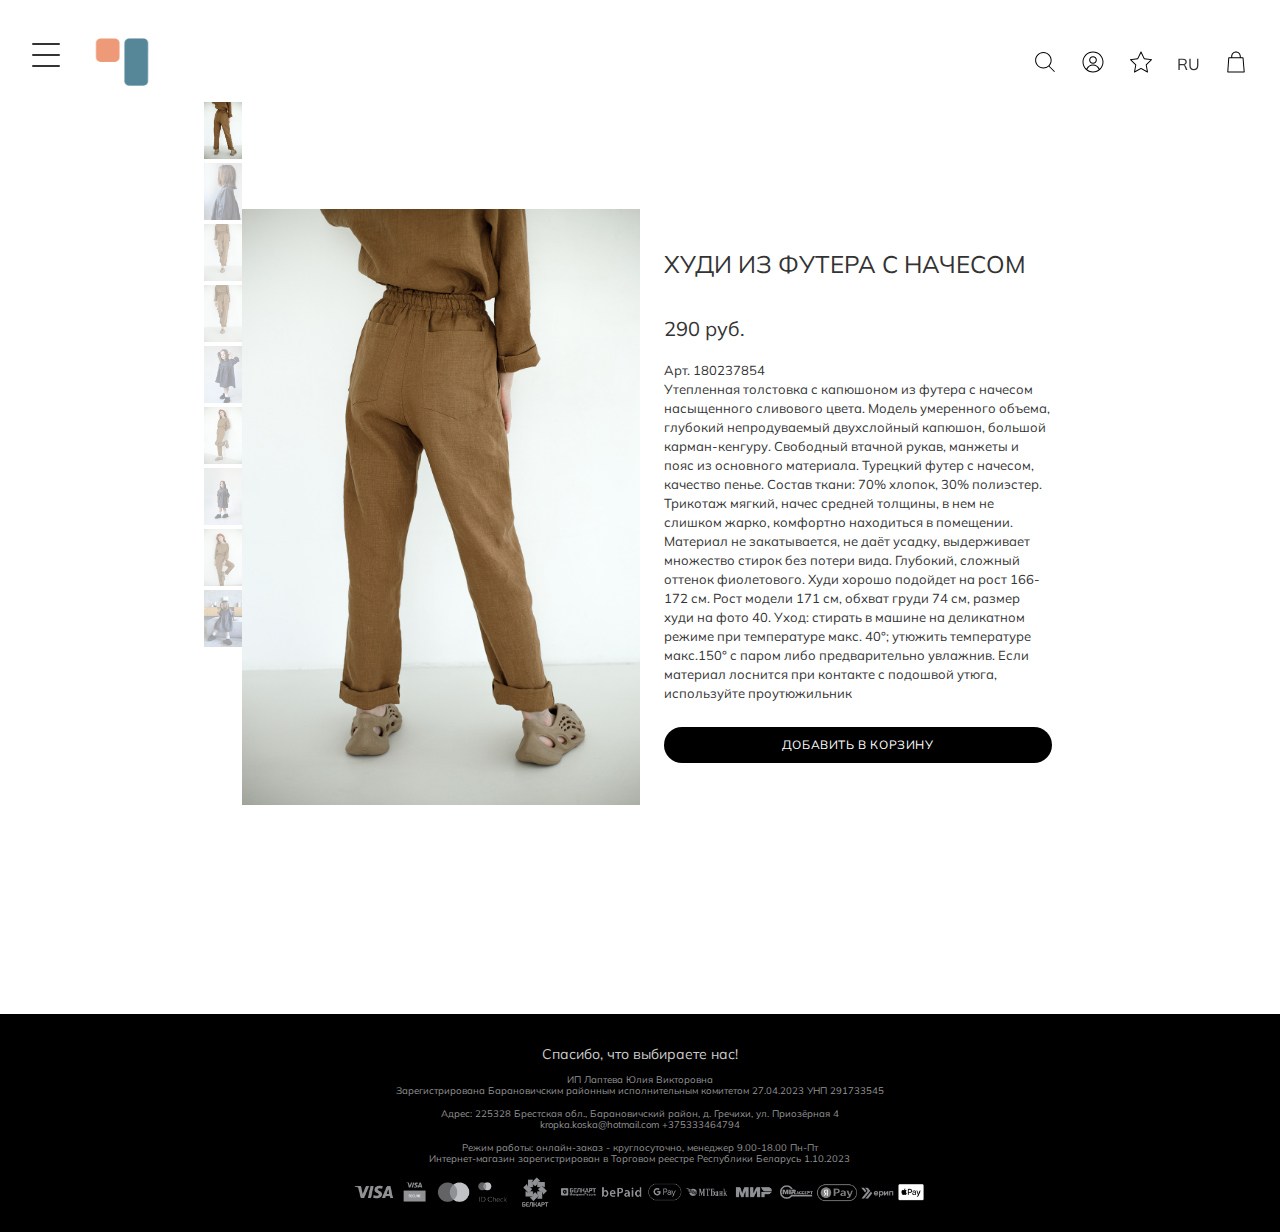
<file: product.html>
<!DOCTYPE html>
<html lang="en">

<head>
    <meta charset="UTF-8">
    <meta name="viewport" content="width=device-width, initial-scale=1.0">
    <link rel="preconnect" href="https://fonts.googleapis.com">
    <link rel="preconnect" href="https://fonts.gstatic.com" crossorigin>
    <link href="https://fonts.googleapis.com/css2?family=Mulish&display=swap" rel="stylesheet">
    <link rel="shortcut icon" href="./assets/images/logo.png" type="image/x-icon">
    <link rel="stylesheet" href="https://cdn.jsdelivr.net/npm/swiper@11/swiper-bundle.min.css" >
    <link rel="stylesheet" href="style.css">
    <title>KropkaKoska | Для больших и маленьких</title>
</head>

<body>
    <header>
        <div class="toollbar">
            <div class="left-part">
                <div class="burger-menu">
                    <input type="checkbox" id="burger-checkbox" class="burger-checkbox">
                    <label for="burger-checkbox" class="burger"></label>
                    <ul class="menu-list">
                        <li><a href="./index.html" class="menu-item">Главная</a></li>
                        <li><a href="./catalog.html" class="menu-item">Каталог</a></li>
                        <li><a href="./offer.html" class="menu-item">Публичная оферта</a></li>
                        <li><a href="./questions.html" class="menu-item">Ответы на вопросы</a></li>
                    </ul>
                </div>
                <div class="logo"><img src="./assets/images/logo-home.png" alt=""></div>
            </div>
            <div class="right-part">
                <div class="search"><img src="./assets/icons/search.svg" alt=""></div>
                <div class="customer"><img src="./assets/icons/customer.svg" alt=""></div>
                <div class="wish"><img src="./assets/icons/wish.svg" alt=""></div>
                <div class="lang">RU</div>
                <div class="cart"><img src="./assets/icons/cart.svg" alt=""></div>
            </div>
        </div>
    </header>
    <main>
        <div class="container-card-pic-product">
            <div class="swiper thumbsSwiper">
                <div class="swiper-wrapper thumbs-wrapper">
                    <div class="swiper-slide"><img src="./assets/images/ex-photo (4).jpg" alt=""></div>
                    <div class="swiper-slide"><img src="./assets/images/ex-photo (5).jpg" alt=""></div>
                    <div class="swiper-slide"><img src="./assets/images/ex-photo (6).jpg" alt=""></div>
                    <div class="swiper-slide"><img src="./assets/images/ex-photo (6).jpg" alt=""></div>
                    <div class="swiper-slide"><img src="./assets/images/ex-photo (7).jpg" alt=""></div>
                    <div class="swiper-slide"><img src="./assets/images/ex-photo (8).jpg" alt=""></div>
                    <div class="swiper-slide"><img src="./assets/images/ex-photo (9).jpg" alt=""></div>
                    <div class="swiper-slide"><img src="./assets/images/ex-photo (10).jpg" alt=""></div>
                    <div class="swiper-slide"><img src="./assets/images/ex-photo (11).jpg" alt=""></div>
                </div>
            </div>
            <div class="swiper productSwiper">
                <div class="swiper-wrapper  product-wrapper">
                    <div class="swiper-slide"><img src="./assets/images/ex-photo (4).jpg" alt=""></div>
                    <div class="swiper-slide"><img src="./assets/images/ex-photo (5).jpg" alt=""></div>
                    <div class="swiper-slide"><img src="./assets/images/ex-photo (6).jpg" alt=""></div>
                    <div class="swiper-slide"><img src="./assets/images/ex-photo (6).jpg" alt=""></div>
                    <div class="swiper-slide"><img src="./assets/images/ex-photo (7).jpg" alt=""></div>
                    <div class="swiper-slide"><img src="./assets/images/ex-photo (8).jpg" alt=""></div>
                    <div class="swiper-slide"><img src="./assets/images/ex-photo (9).jpg" alt=""></div>
                    <div class="swiper-slide"><img src="./assets/images/ex-photo (10).jpg" alt=""></div>
                    <div class="swiper-slide"><img src="./assets/images/ex-photo (11).jpg" alt=""></div>
                </div>
            </div>
            <div class="product">
                <div class="product-title">Худи из футера с начесом</div>
                <div class="product-price">290 руб.</div>
                <div class="product-article">Арт. 180237854</div>
                <div class="product-decription">Утепленная толстовка с капюшоном из футера с начесом насыщенного сливового
                    цвета. Модель умеренного объема, глубокий непродуваемый двухслойный капюшон, большой карман-кенгуру.
                    Свободный втачной рукав, манжеты и пояс из основного материала. Турецкий футер с начесом, качество
                    пенье. Состав ткани: 70% хлопок, 30% полиэстер. Трикотаж мягкий, начес средней толщины, в нем не слишком
                    жарко, комфортно находиться в помещении. Материал не закатывается, не даёт усадку, выдерживает множество
                    стирок без потери вида. Глубокий, сложный оттенок фиолетового. Худи хорошо подойдет на рост 166-172 см.
                    Рост модели 171 см, обхват груди 74 см, размер худи на фото 40. Уход: стирать в машине на деликатном
                    режиме при температуре макс. 40°; утюжить температуре макс.150° с паром либо предварительно увлажнив.
                    Если материал лоснится при контакте с подошвой утюга, используйте проутюжильник</div>
                <div class="product-actions">
                    <button class="add-cart-btn">Добавить в корзину</button>
                </div>
            </div> 
        </div>

    </main>

    <footer>
        <div class="footer-container">
            <ul class="footer-list">
                <li class="footer-title">Спасибо, что выбираете нас!</li>
                <li class="list-item">ИП Лаптева Юлия Викторовна<br>
                    Зарегистрирована Барановичским районным исполнительным комитетом 27.04.2023 УНП 291733545</li>
                <li class="list-item">Адрес: 225328 Брестская обл., Барановичский район, д. Гречихи, ул. Приозёрная
                    4<br>
                    kropka.koska@hotmail.com +375333464794</li>
                <li class="list-item">Режим работы: онлайн-заказ - круглосуточно, менеджер 9.00-18.00 Пн-Пт<br>
                    Интернет-магазин зарегистрирован в Торговом реестре Республики Беларусь 1.10.2023</li>
                <li class="list-item erip"><img src="./assets/images/erip.png" alt=""></li>
            </ul>
        </div>
    </footer>
    <script src="https://cdn.jsdelivr.net/npm/swiper@11/swiper-bundle.min.js"></script>
    <script src="./index.js"></script>
</body>

</html>
</file>
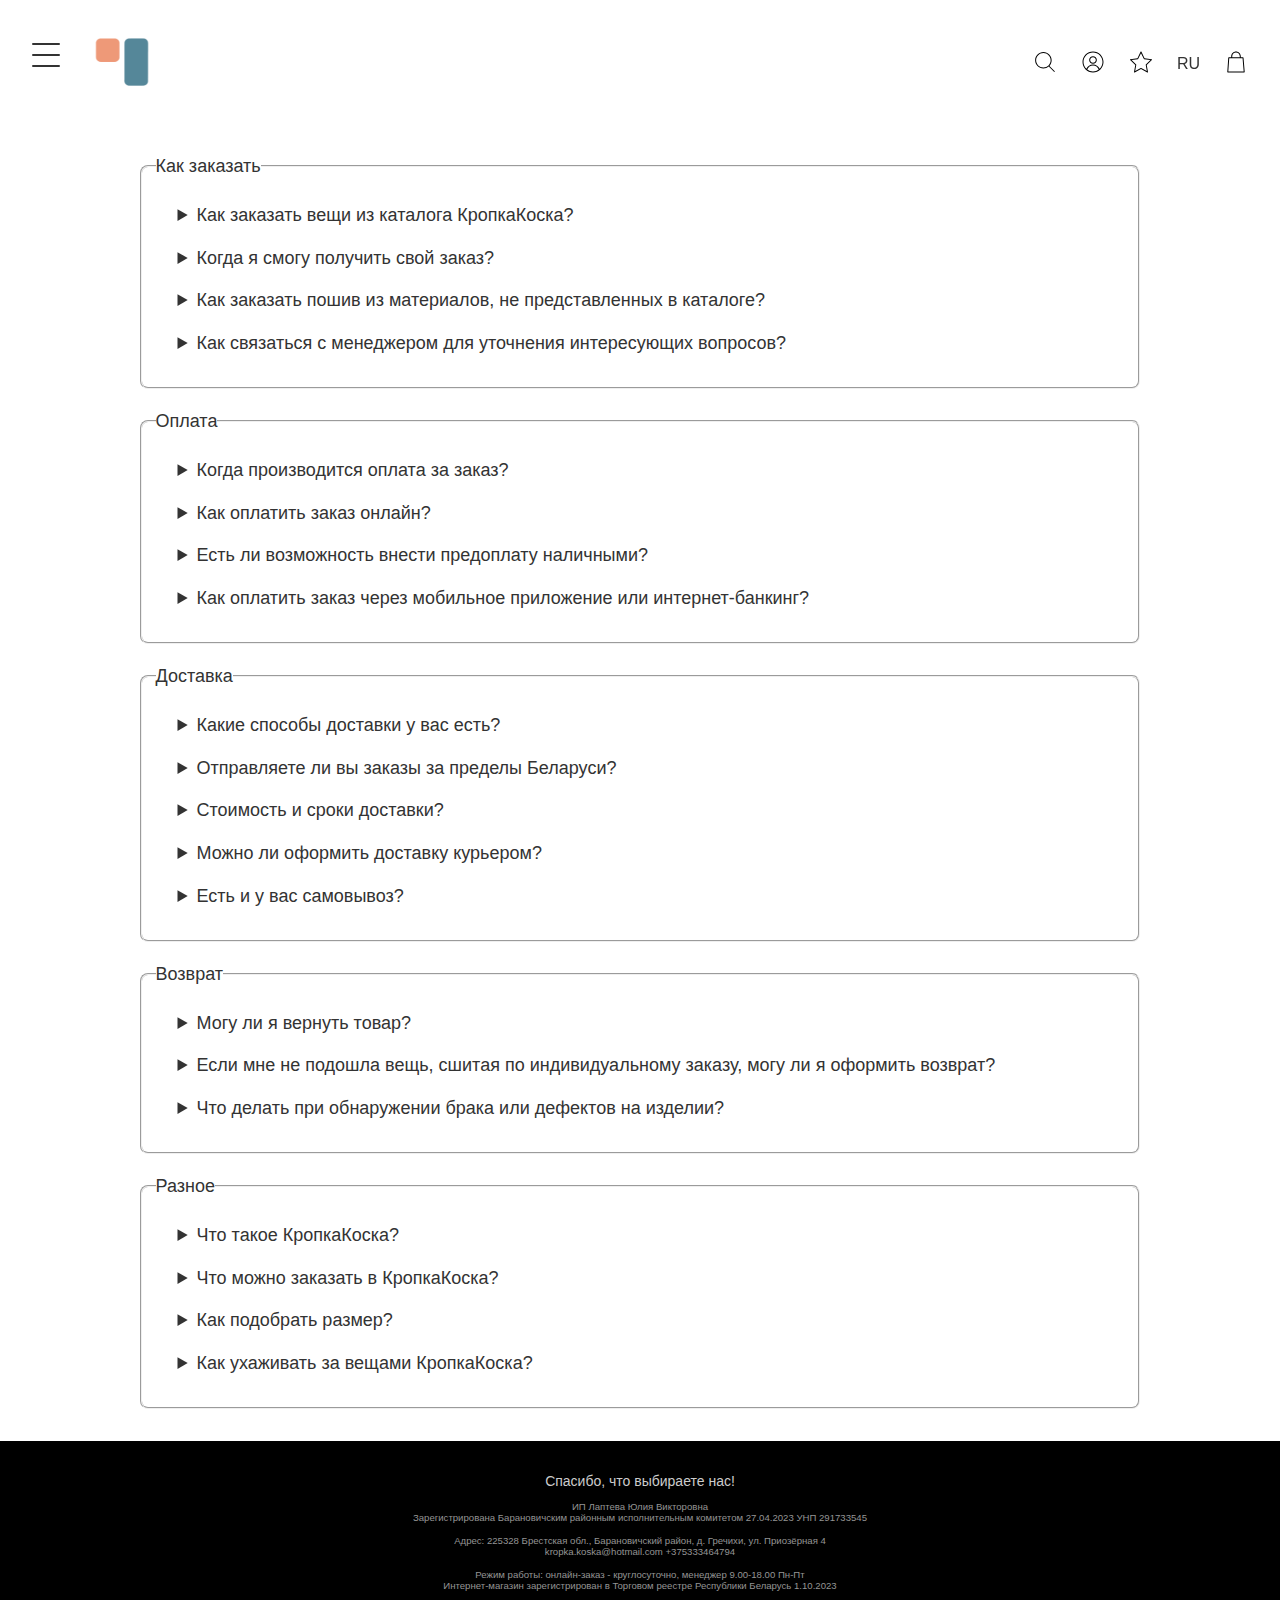
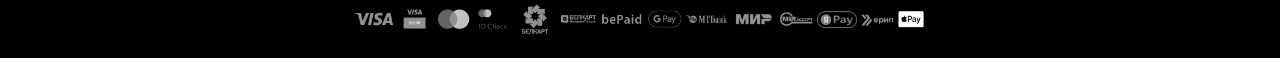
<file: questions.html>
<!DOCTYPE html>
<html lang="en">

<head>
    <meta charset="UTF-8">
    <meta name="viewport" content="width=device-width, initial-scale=1.0">
    <link rel="preconnect" href="https://fonts.googleapis.com">
    <link rel="preconnect" href="https://fonts.gstatic.com" crossorigin>
    <link href="https://fonts.googleapis.com/css2?family=Poppins&display=swap" rel="stylesheet">
    <link rel="shortcut icon" href="./assets/images/logo.png" type="image/x-icon">
    <link rel="stylesheet" href="https://cdn.jsdelivr.net/npm/swiper@11/swiper-bundle.min.css">
    <link rel="stylesheet" href="style.css">
    <title>KropkaKoska | Для больших и маленьких</title>
</head>

<body>
    <header>
        <div class="toollbar">
            <div class="left-part">
                <div class="burger-menu">
                    <input type="checkbox" id="burger-checkbox" class="burger-checkbox">
                    <label for="burger-checkbox" class="burger"></label>
                    <ul class="menu-list">
                        <li><a href="./index.html" class="menu-item">Главная</a></li>
                        <li><a href="./catalog.html" class="menu-item">Каталог</a></li>
                        <li><a href="./offer.html" class="menu-item">Публичная оферта</a></li>
                        <li><a href="./questions.html" class="menu-item">Ответы на вопросы</a></li>
                    </ul>
                </div>
                <div class="logo"><img src="./assets/images/logo-home.png" alt=""></div>
            </div>
            <div class="right-part">
                <div class="search"><img src="./assets/icons/search.svg" alt=""></div>
                <div class="customer"><img src="./assets/icons/customer.svg" alt=""></div>
                <div class="wish"><img src="./assets/icons/wish.svg" alt=""></div>
                <div class="lang">RU</div>
                <div class="cart"><img src="./assets/icons/cart.svg" alt=""></div>
            </div>
        </div>
    </header>
    <main>
        <div class="questions-container">
            <div class="questions">
                <fieldset>
                    <legend>Как заказать</legend>
                    <details>
                        <summary class="setup">Как заказать вещи из каталога КропкаКоска?</summary>
                        <p class="punchline">Вы оформляете заказ на сайте самостоятельно. Для этого добавьте
                            интересующие
                            позиции в корзину, выбрав нужный размер и цвет. Укажите количество каждой вещи и заполните
                            все
                            поля в корзине (ваши контакты и данные для доставки).
                            Итоговая сумма заказа формируется автоматически, после оплаты ваша заявка поступает в
                            работу.
                        </p>
                    </details>
                    <details>
                        <summary class="setup">Когда я смогу получить свой заказ?</summary>
                        <p class="punchline">Мы шьём вещи под заказ, срок пошива 2-10 рабочих дней (без учета времени на
                            доставку). По готовности вы получите уведомление и трек-номер для отслеживания посылки. Срок
                            доставки зависит от страны назначения и почтового оператора, и составляет от 1 до 30 дней.
                        </p>
                    </details>
                    <details>
                        <summary class="setup">Как заказать пошив из материалов, не представленных в каталоге?</summary>
                        <p class="punchline">Оформите заказ, выбирая опцию "цвет и материал на выбор". В примечании
                            укажите
                            ваши пожелания, и наш менеджер поможет подобрать нужные материалы на этапе подтверждения
                            деталей
                            по заказу. Также вы можете найти ткань самостоятельно в любом из розничных
                            интернет-магазинов
                            Беларуси, и прикрепить ссылку в примечаниях к заказу.

                        <ul>Рекомендованные продавцы:
                            <li>трикотаж - modnyiprint.by, siltex.by, tkaniny.by, tkanevichok.by</li>
                            <li>лён - modnyiprint.by, Лянок (офлайн, на пл. Якуба Коласа)</li>
                            <li>принтованный хлопок - thm.by</li>
                            <li>фатин - decobay.by</li>
                        </ul>
                        Все магазины можно посетить офлайн, чтобы вживую оценить цвет и качество ткани.</p>
                    </details>
                    <details>
                        <summary class="setup">Как связаться с менеджером для уточнения интересующих вопросов?</summary>
                        <p class="punchline">После оформления и оплаты заказа с вами свяжутся для подтверждения всех
                            деталей.
                            Также вы можете задать важные вопросы до оформления заявки - просто напишите нам на почту. в
                            соцссети или мессенджеры по телефону, указанному в разделе "контакты".</p>
                    </details>
                </fieldset>
                <fieldset>
                    <legend>Оплата</legend>
                    <details>
                        <summary class="setup">Когда производится оплата за заказ?</summary>
                        <p class="punchline">Мы выполняем заказы по индивидуальным заявкам, поэтому работаем по 100%
                            предоплате.
                            Оплата производится непосредственно после оформления заказа на сайте.
                            В работу поступают только оплаченные заявки. В случае отсутствия оплаты в течение 2 дней
                            заказ
                            будет отменен.
                            Срок выполнения заказа - 2-10 рабочих дней с момента оплаты.</p>
                    </details>
                    <details>
                        <summary class="setup">Как оплатить заказ онлайн?</summary>
                        <p class="punchline">При оформлении заказа на сайте выберите способ оплаты "Оплата картой
                            онлайн".
                            После нажатия на кнопку "оформить заказ" Вы перейдете на защищенную платежную страницу
                            процессинговой системы bepaid.by. На платежной странице будет указан номер заказа и сумма
                            платежа. Для оплаты вам необходимо ввести свои карточные данные и подтвердить платеж, нажав
                            кнопку «Оплатить».
                            Если ваша карта поддерживает технологию 3-D Secure, системой будет предложено пройти
                            стандартную
                            одноминутную процедуру проверки владельца карты на странице вашего банка (банка, который
                            выдал
                            вашу карту). После оплаты наш менеджер свяжется с вами для уточнения деталей по заказу.
                            Обращаем ваше внимание, что после проведения платежа на указанный вами электронный адрес
                            придет
                            подтверждение оплаты (пример).

                            Мы принимаем платежи по следующим банковским картам: МИР, Visa, MasterCard, Maestro,
                            Белкарт.

                            Платежи по банковским картам осуществляются через систему электронных платежей bePaid.
                            Платежная
                            страница системы bePaid отвечает всем требованиям безопасности передачи данных (PCI DSS
                            Level
                            1). Все конфиденциальные данные хранятся в зашифрованном виде и максимально устойчивы к
                            взлому.
                            Доступ к авторизационным страницам осуществляется с использованием протокола,
                            обеспечивающего
                            безопасную передачу данных в Интернетe (SSL/TLS).

                            Возврат денежных средств осуществляется на карту, с которой ранее была произведена оплата.
                            Срок
                            поступления денежных средств на карту от 1 до 30 дней с момента осуществления возврата
                            Продавцом.
                            Условия возврата описаны здесь: ПОРЯДОК ВОЗВРАТА ТОВАРА</p>
                    </details>
                    <details>
                        <summary class="setup">Есть ли возможность внести предоплату наличными?</summary>
                        <p class="punchline">Да, можно оплатить заказ наличными, банковским переводом.
                            Перевод осуществляется по квитанции, которую можно оплатить в отделении любого банка. При
                            оформлении заказа выберите форму оплаты "Банковский перевод", после подтверждения заказа
                            менеджером магазина на вашу электронную почту поступит письмо-заказ с реквизитами и суммой.
                            Его
                            можно распечатать или переписать реквизиты и сумму, передать информацию в отделение банка,
                            где
                            будет осуществлен банковский перевод на расчетный счет магазина, либо воспользоваться
                            услугами
                            инфокиоска с возможностью оплаты наличными.
                            За осуществление переводов банки могут взимать комиссию (фиксированную либо в процентах от
                            суммы
                            платежа).
                            Сохраняйте квитанцию об оплате, для ускорения обработки заявки можете выслать фото документа
                            нашему менеджеру.</p>
                    </details>
                    <details>
                        <summary class="setup">Как оплатить заказ через мобильное приложение или интернет-банкинг?
                        </summary>
                        <p class="punchline">Для оплаты через мобильное приложение или интернет-банкинг выберите форму
                            оплаты "Банковский перевод" и сделайте его самостоятельно через функцию "произвольный
                            платеж".
                            Как правило, она присутствует в большинстве приложений для онлайн-банкинга.
                            Введите сумму вашего заказа и следующие реквизиты:

                            ИП Лаптева Юлия Викторовна
                            УНП 291733545
                            Счёт BY70MTBK30130001093300078289
                            БИК MTBKBY22
                            Назначение платежа: оплата услуг (пошив одежды)

                            За проведение операции ваш банк может взимать комиссию (фиксированную либо в процентах от
                            суммы
                            платежа).

                            Для ускорения обработки заявки можете выслать электронный чек об оплате нашему менеджеру.
                        </p>
                    </details>
                </fieldset>
                <fieldset>
                    <legend>Доставка</legend>
                    <details>
                        <summary class="setup">Какие способы доставки у вас есть?</summary>
                        <p class="punchline">Мы доставляем Белпочтой, Европочтой, СДЕКом. Удобный способ доставки можно
                            выбрать в момент оформления заказа в корзине.</p>
                    </details>
                    <details>
                        <summary class="setup">Отправляете ли вы заказы за пределы Беларуси?</summary>
                        <p class="punchline">Да, мы отправляем заказы по всему миру Белпочтой, а также по России СДЕКом.
                        </p>
                    </details>
                    <details>
                        <summary class="setup">Стоимость и сроки доставки?</summary>
                        <p class="punchline">Ориентировочные сроки доставки:
                            По Беларуси - 1-5 дней с момента отправки, стоимость 5 рублей (до пункта выдачи).
                            По России (СДЕК) - 2-10 дней с момента отправки, стоимость 30 рублей.
                            По миру - 1-4 недели с момента отправки, стоимость 90 рублей.
                            Статус отправления вы можете отследить по трек-номеру на сайте почтового оператора.</p>
                    </details>
                    <details>
                        <summary class="setup">Можно ли оформить доставку курьером?</summary>
                        <p class="punchline">Да, укажите это в примечаниях к заказу, и мы предложим подходящий вам
                            вариант и
                            время.
                            Стоимость доставки курьером до двери 10 рублей.</p>
                    </details>
                    <details>
                        <summary class="setup">Есть и у вас самовывоз?</summary>
                        <p class="punchline">Да, вы можете забрать свой заказ в г. Барановичи по адресу ул. Войкова, 2
                            (по
                            предварительной договоренности).</p>
                    </details>
                </fieldset>
                <fieldset>
                    <legend>Возврат</legend>
                    <details>
                        <summary class="setup">Могу ли я вернуть товар?</summary>
                        <p class="punchline">Да, возврату подлежат все товары, кроме изделий, изготовленных по
                            индивидуальным заказам.
                            Если товар вам не подошел, вы можете вернуть его в течение 14 дней с момента получения. Вещь
                            не
                            должна быть в употреблении, упаковка должна быть сохранена.
                            Обратную пересылку оплачивает отправитель.</p>
                    </details>
                    <details>
                        <summary class="setup">Если мне не подошла вещь, сшитая по индивидуальному заказу, могу ли я
                            оформить возврат?</summary>
                        <p class="punchline">К сожалению, повторная реализация таких вещей требует значительных усилий и
                            редко бывает рентабельной. Материалы для индивидуальных заказов закупаются отдельно и не
                            подлежат возврату в магазин. Поэтому вы можете оформить возврат на такой заказ только при
                            условии компенсации расходов на материалы для вашего заказа и оплаты труда исполнителя.
                            Сумма
                            компенсации рассчитывается индивидуально, обратную пересылку оплачивает отправитель.</p>
                    </details>
                    <details>
                        <summary class="setup">Что делать при обнаружении брака или дефектов на изделии?</summary>
                        <p class="punchline">При обнаружении любых дефектов уведомите нас в течение трех дней с момента
                            получения заказа.
                            Мы можем предложить устранение дефекта за наш счет, замену товара на аналогичный, возврат с
                            полной компенсацией стоимости, обмен на другой товар из нашего каталога (с учетом разницы в
                            стоимости). Пересылку оплачивает КропкаКоска.
                            Мы не несем ответственность за дефекты, связанные с качеством ткани, трикотажного полотна,
                            фурнитуры, метражных товаров и др., приобретенных для индивидуальных заказов. К сожалению, у
                            нас
                            нет возможности испытывать все образцы материалов, доступных в розничных магазинах, и
                            гарантировать их качество. Поэтому брак, не связанный с пошивом, обработкой в изделиях,
                            сшитых
                            по индивидуальному заказу, не является основанием для возврата, замены или обмена.</p>
                    </details>
                </fieldset>
                <fieldset>
                    <legend>Разное</legend>
                    <details>
                        <summary class="setup">Что такое КропкаКоска?</summary>
                        <p class="punchline">КропкаКоска - это бренд одежды из Беларуси. Он начался в 2021 году с теплых
                            детских костюмов в двух вариантах дизайна, Кропка и Коска.

                            Сегодня в нашем ассортименте несколько десятков моделей одежды и аксессуаров для детей и
                            подростков - теплый и лёгкий трикотаж, вещи из хлопка и льна</p>
                    </details>
                    <details>
                        <summary class="setup">Что можно заказать в КропкаКоска?</summary>
                        <p class="punchline">У нас можно заказать любую вещь из нашего каталога, в любом цвете на ваш
                            выбор.

                            Все модели мы создаем сами, продумываем дизайн до мелочей, разрабатываем удобные лекала. Нам
                            нравится результат, поэтому мы не делаем правки в своих моделях по желанию клиента, не
                            копируем чужие вещи и не шьём заказы по картинкам из интернета.

                            Надеемся вы оцените и полюбите стиль КропкаКоска так же, как любим его мы.</p>
                    </details>
                    <details>
                        <summary class="setup">Как подобрать размер?</summary>
                        <p class="punchline">Детские и подростковые вещи подбираются по только по росту. Рекомендуется
                            заказывать размер, соответствующий фактическому росту. В штанинах и рукавах есть запас по
                            длине. Одежду навырост желательно брать с запасом максимум +5 см к росту.

                            Одежда для взрослых подбирается по размеру: он равен обхватам (груди - для плечевых изделий,
                            бедер - для поясных). Кроме того, в нашем размерном ряду есть три ростовки - 165, 180 и 195
                            см (+/-7см)</p>
                    </details>
                    <details>
                        <summary class="setup">Как ухаживать за вещами КропкаКоска?</summary>
                        <p class="punchline">После получения и примерки все вещи рекомендуется постирать, чтобы удалить
                            возможные технические пропитки ткани и лишний ворс со срезов.

                            Трикотажные изделия рекомендуется стирать в машине, на деликатном режиме с использованием
                            мягких моющих средств, при температуре макс.30°. Сушить в расправленном виде, утюжить с
                            паром при температуре макс.120° или отпаривать.

                            Льняные изделия светлых цветов можно стирать при температуре 60°, лён ярких и тёмных цветов
                            стирайте при температуре макс.30°, чтобы избежать потери цвета.
                            Утюжить лён можно при температуре 180°, с паром, но следите, чтобы материал не лоснился от
                            контакта с подошвой (в таком случае лучше использовать проутюжильник).

                            Мы усаживаем ткань до раскроя, поэтому после стирки изделия остаются того же размера, что и
                            при покупке. Однако при стирке с превышением рекомендованной температуры, или при
                            использовании сушильной машины изделия могут дать дополнительную усадку, поэтому мы советуем
                            не рисковать.

                            Бренд не несёт ответственности за дефекты, возникшие из-за нарушения клиентом правил ухода.
                            Пожалуйста, соблюдайте рекомендации по уходу, чтобы вещи КропкаКоска служили долго и всегда
                            выглядели как новые.</p>
                    </details>
                </fieldset>
            </div>
        </div>

    </main>

    <footer>
        <div class="footer-container">
            <ul class="footer-list">
                <li class="footer-title">Спасибо, что выбираете нас!</li>
                <li class="list-item">ИП Лаптева Юлия Викторовна<br>
                    Зарегистрирована Барановичским районным исполнительным комитетом 27.04.2023 УНП 291733545</li>
                <li class="list-item">Адрес: 225328 Брестская обл., Барановичский район, д. Гречихи, ул. Приозёрная
                    4<br>
                    kropka.koska@hotmail.com +375333464794</li>
                <li class="list-item">Режим работы: онлайн-заказ - круглосуточно, менеджер 9.00-18.00 Пн-Пт<br>
                    Интернет-магазин зарегистрирован в Торговом реестре Республики Беларусь 1.10.2023</li>
                <li class="list-item erip"><img src="./assets/images/erip.png" alt=""></li>
            </ul>
        </div>
    </footer>
    <script src="https://cdn.jsdelivr.net/npm/swiper@11/swiper-bundle.min.js"></script>
    <script src="./index.js"></script>
</body>

</html>
</file>
<file: style.css>
@import url('./assets/css/normalize.css');
@import url('./assets/css/offer.css');
@import url('./assets/css/questions.css');
@import url('./assets/css/product.css');
@import url('./assets/css/catalog.css');

html {
  box-sizing: border-box;
}

*,
*:before,
*:after {
  box-sizing: inherit;
}

body {
  margin: 0;
  padding: 0;
  height: 100vh;
  font-family: 'Mulish', sans-serif;
  scroll-behavior: smooth;
  color: #333;
}

:root {
  --swiper-theme-color: #b9b9b9;
  --swiper-pagination-bottom: 44px;
  --swiper-pagination-bullet-width: 77px;
  --swiper-pagination-bullet-inactive-opacity: 1;
  --swiper-pagination-bullet-opacity: 1;
}

header {
  align-items: center;
  position: fixed;
  top: 22px;
  left: 32px;
  right: 32px;
  z-index: 1000;
  min-height: 50px;
}

.toollbar {
  display: flex;
  justify-content: space-between;
  align-items: center;
}

.left-part {
  display: flex;
  align-items: center
}

/* BURGER */

.burger-menu {
  padding-bottom: 18px;
}

.burger-checkbox {
  position: absolute;
  visibility: hidden;
}

.burger {
  position: relative;
  z-index: 1;
  cursor: pointer;
  display: block;
  position: relative;
  border: none;
  background: transparent;
  width: 28px;
  height: 24px;
}

.burger::before,
.burger::after {
  content: '';
  left: 0;
  position: absolute;
  display: block;
  width: 100%;
  height: 2px;
  border-radius: 10px;
  background: #333;
}

.burger::before {
  top: 0;
  box-shadow: 0 11px 0 #333;
  transition: box-shadow .3s .15s, top .3s .15s, transform .3s;
}

.burger::after {
  bottom: 0;
  transition: bottom .3s .15s, transform .3s;
}

.burger-checkbox:checked+.burger::before {
  top: 11px;
  transform: rotate(45deg);
  box-shadow: 0 6px 0 rgba(0, 0, 0, 0);
  transition: box-shadow .15s, top .3s, transform .3s .15s;
}

.burger-checkbox:checked+.burger::after {
  bottom: 11px;
  transform: rotate(-45deg);
  transition: bottom .3s, transform .3s .15s;
}

.menu-list {
  top: -38px;
  left: -32px;
  position: absolute;
  display: grid;
  align-content: center;
  justify-items: start;
  padding: 0 32px 32px;
  background: #fff;
  list-style-type: none;
  transform: translateX(-100%);
  transition: .3s;
  width: 25vw;
  height: 100vh;
}

.menu-item {
  display: block;
  padding: 2px;
  color: #333;
  font-size: 1rem;
  text-align: center;
  text-decoration: none;
}

.menu-item:hover {
  background: rgba(255, 255, 255, .2)
}

.burger-checkbox:checked~.menu-list {
  transform: translateX(0);
}

/* BURGER */

.logo {
  z-index: 2;
}

.logo img {
  margin: 0 0 0 22px;
  max-width: 80px;
  object-fit: contain;
  cursor: pointer;
}

.right-part {
  display: flex;
  align-items: center;
  cursor: pointer;
  gap: 24px;
}

.swiper {
  min-width: 100%;
  min-height: 100%;
}

.swiper-slide {
  text-align: center;
  font-size: 18px;
  background: #fff;
  display: flex;
  flex-direction: column;
  justify-content: center;
  align-items: center;
}

.swiper-slide img {
  display: block;
  width: 100%;
  height: 100%;
  object-fit: cover;
}

.swiper {
  margin-left: auto;
  margin-right: auto;
}

.swiper-btn {
  position: fixed;
  opacity: 0.5;
  transition: all 0.5s;
  margin: 0 24px;
}

.swiper-btn:hover {
  opacity: 1;
}

.swiper-pagination {
  display: flex;
  position: fixed;
  justify-content: center;
  align-items: baseline;
  z-index: 1;
  text-transform: uppercase;
  color: #fff;
}

.swiper-pagination-bullet {
  display: block;
  font-size: 14px;
  color: #000;
  background: transparent;
}

.swiper-pagination-bullet-active {
  color: #fff;
}

.category {
  display: flex;
  margin: 22px 0 22px 0;
  gap: 14px;
}

.category-2 {
  display: flex;
}

footer {
  background-color: black;
  color: #949494;
  font-size: 0.6rem;
}

.footer-title {
  color: #cccccc;
  font-size: 14px;
}

.footer-container {
  display: flex;
  flex-direction: column;
  justify-content: center;
  align-items: center;
  text-align: center;
  padding-top: 22px;
}

.footer-list {
  padding: 0;
  list-style: none;
}

.list-item {
  margin: 12px;
}

.erip img {
  width: 100%;
  height: 32px;
  object-fit: contain;
}

@media screen and (max-width: 991px) {

  header {
    top: 0;
    left: 0;
    right: 0;
    background-color: #fff;
    padding: 4px 16px;
  }

  .burger-menu {
    padding-bottom: 0;
  }

  .logo img {
    margin: 7px 0 0 12px;
    max-width: 45px;
  }

  .right-part {
    z-index: 1;
  }

  .menu-list {
    padding: 50px;
    width: 110vw;
    height: 110vh;
  }

}
</file>
